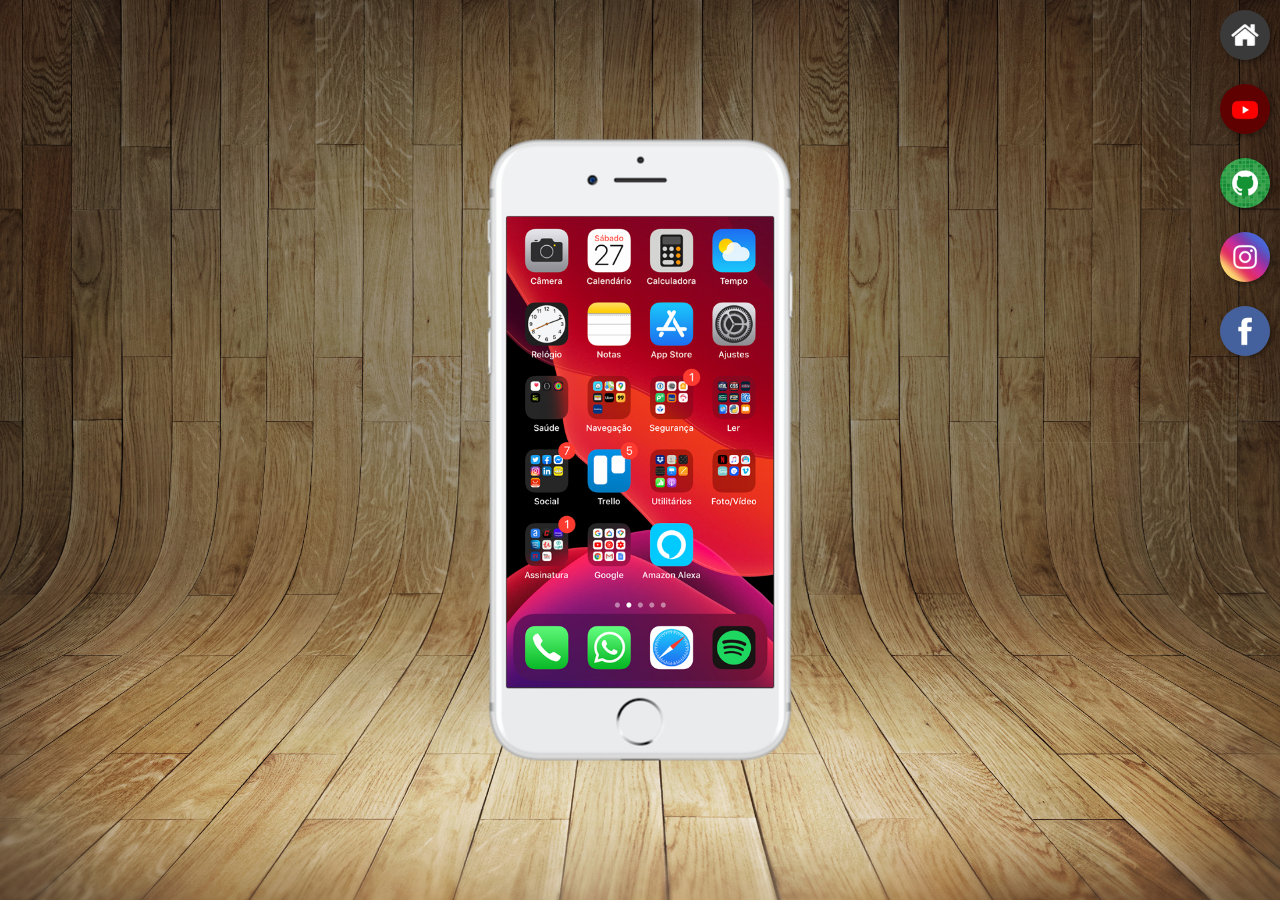
<file: index.html>
<!DOCTYPE html>
<html lang="pt-br">

<head>
  <meta charset="UTF-8">
  <meta name="viewport" content="width=device-width, initial-scale=1.0">
  <title>Projeto de redes sociais</title>
  <link rel="stylesheet" href="estilos/style.css">
  <link rel="shortcut icon" href="favicon.ico" type="image/x-icon">
</head>

<body>
  <main>
    <section id="telefone">
      <iframe name="tela" id="tela" src="home.html" frameborder="0">Seu navegador não é compatível</iframe>

    </section>
    <section id="redes-sociais">
      <a href="home.html" target="tela"><img src="imagens/logo-home.jpg" alt=""></a> <br>
      <a href="youtube.html" target="tela"><img src="imagens/logo-youtube.jpg" alt=""></a> <br>
      <a href="github.html" target="tela"><img src="imagens/logo-github.jpg" alt=""></a> <br>
      <a href="instagram.html" target="tela"><img src="imagens/logo-instagram.jpg" alt=""></a> <br>
      <a href="facebook.html" target="tela"><img src="imagens/logo-facebook.jpg" alt=""></a>



    </section>
  </main>

</body>

</html>
</file>
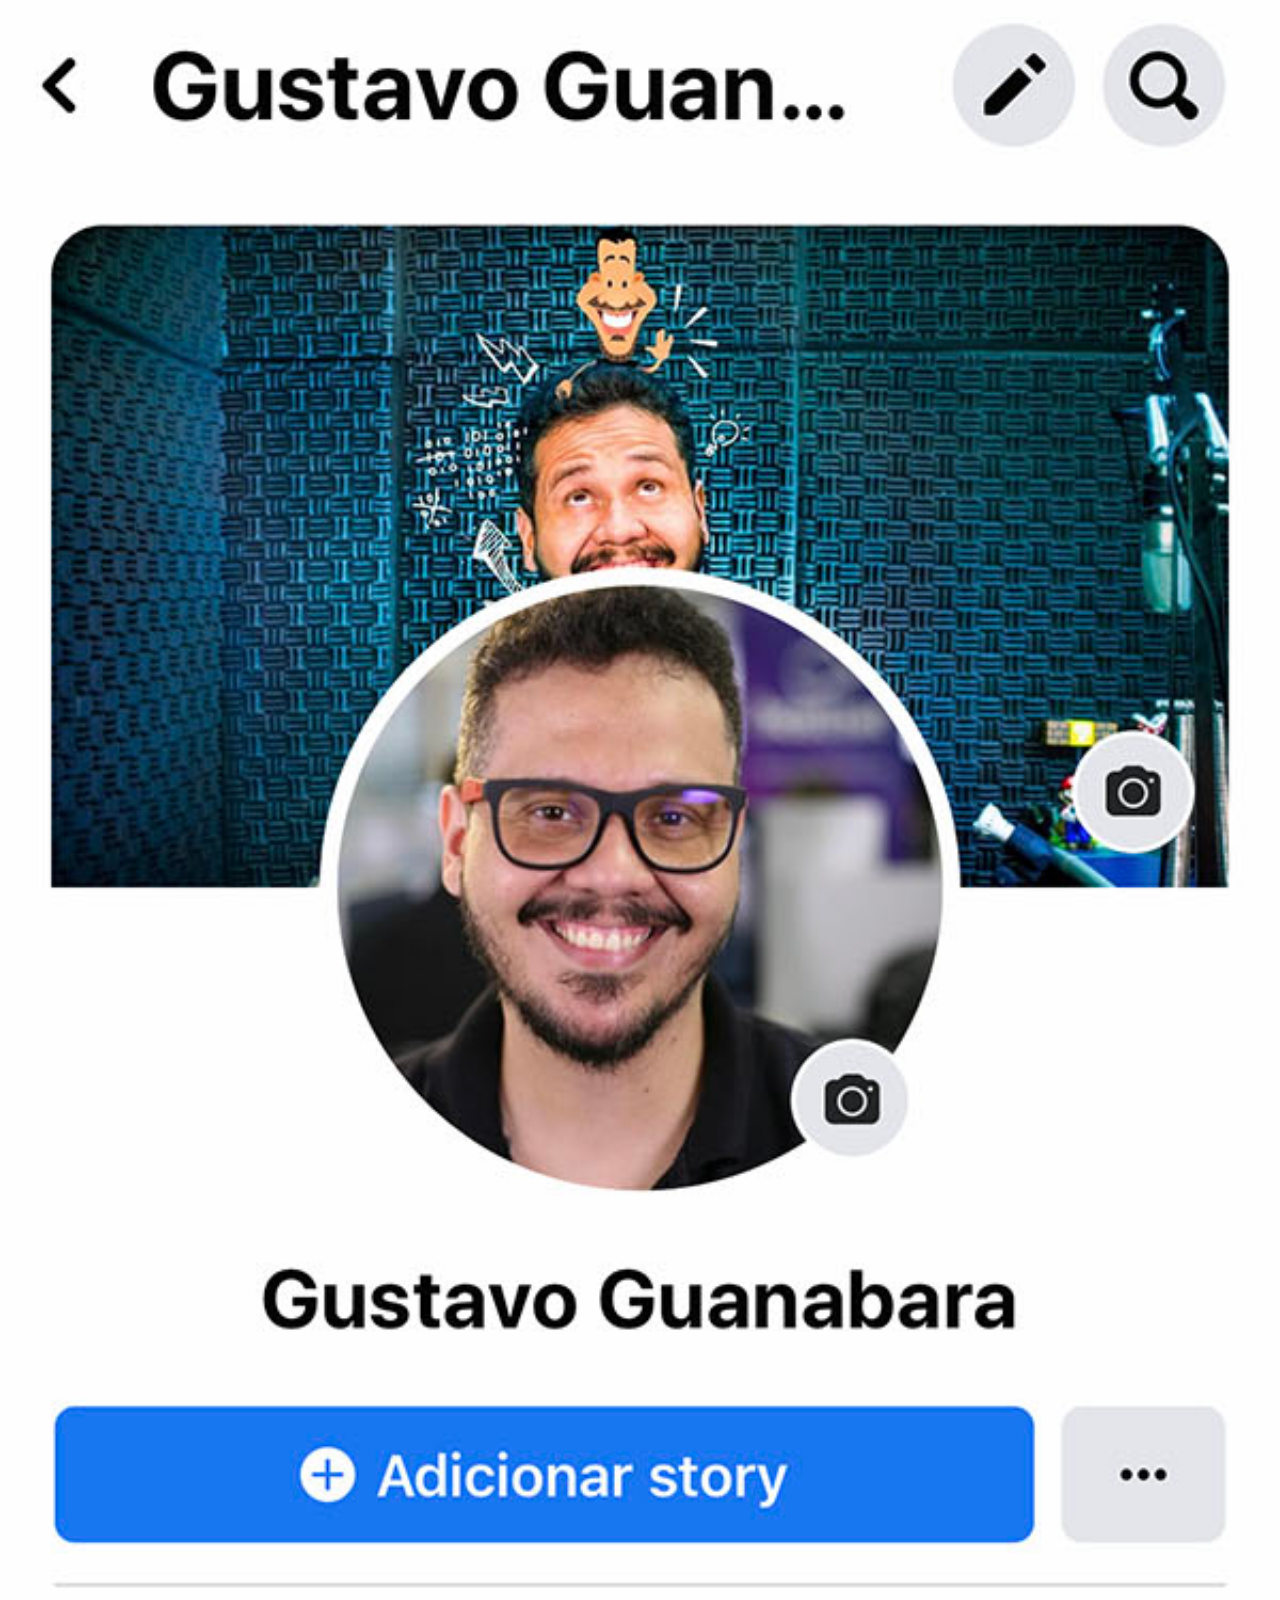
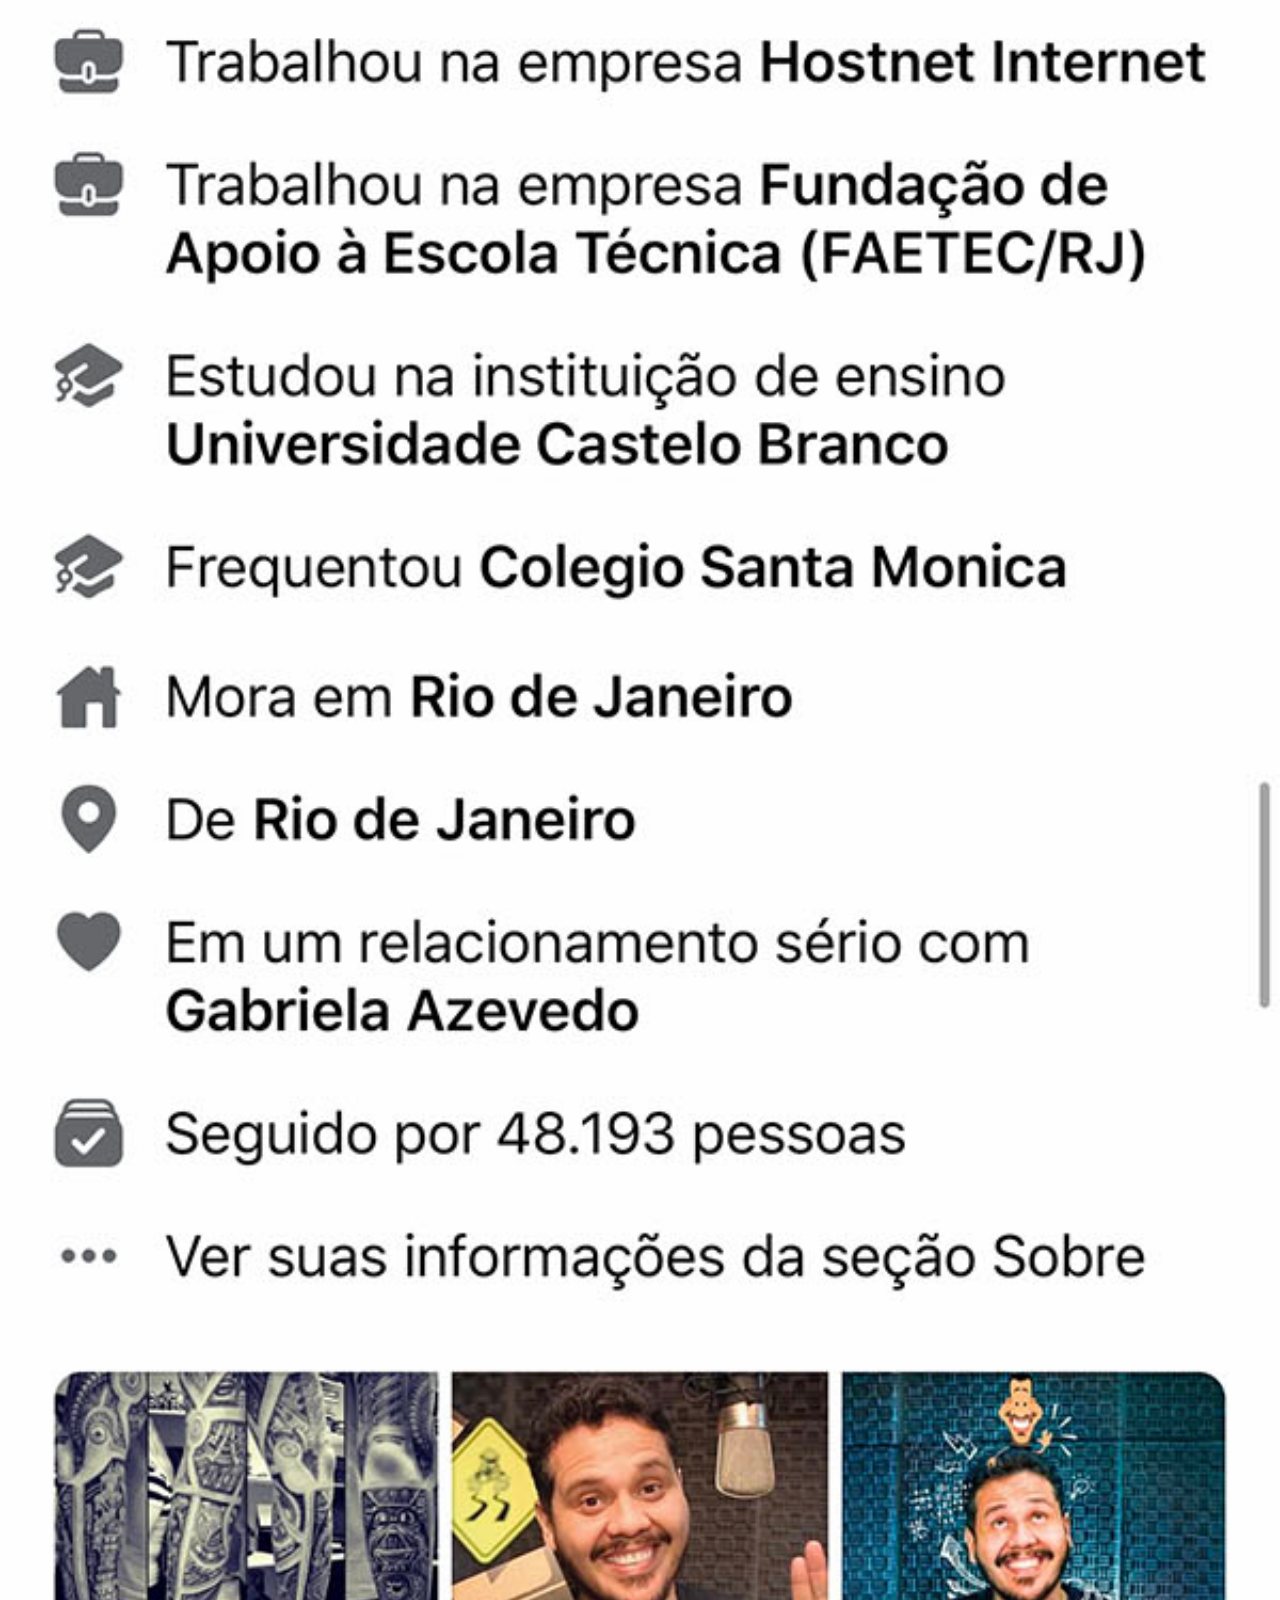
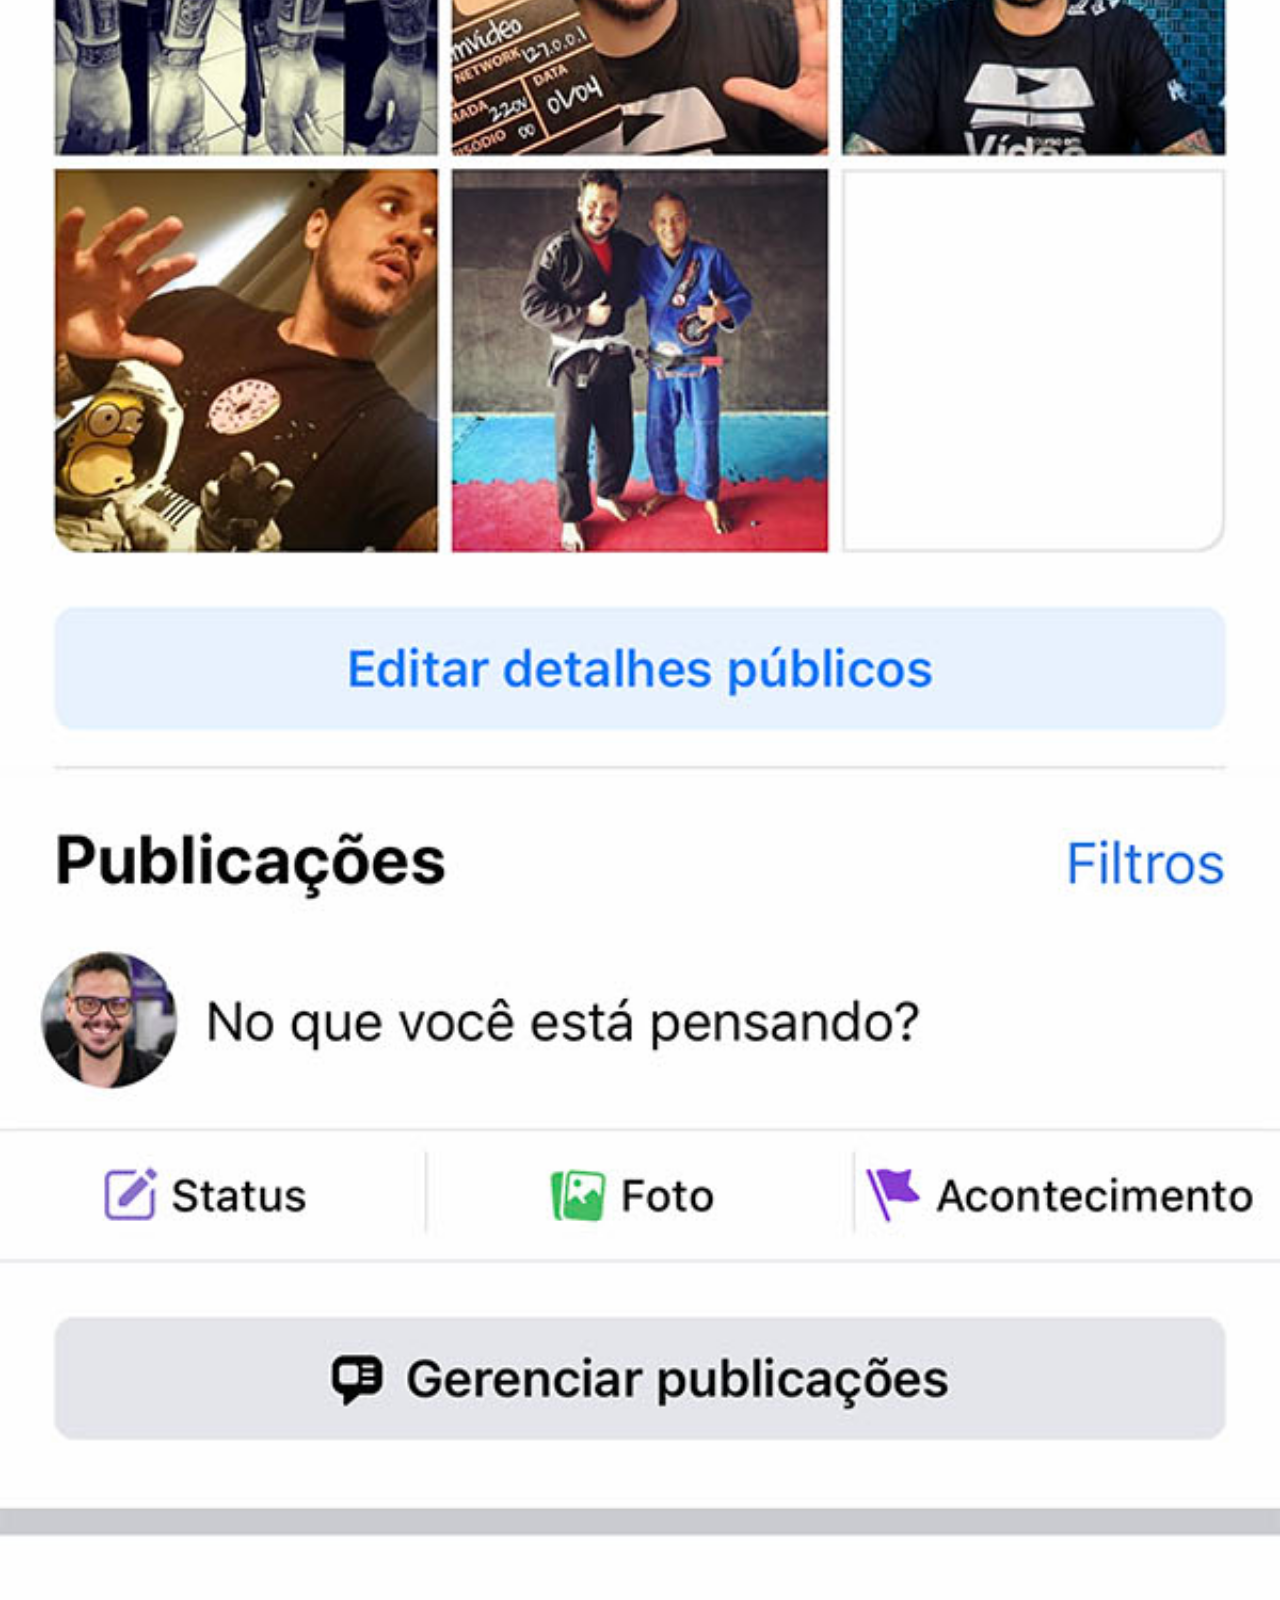
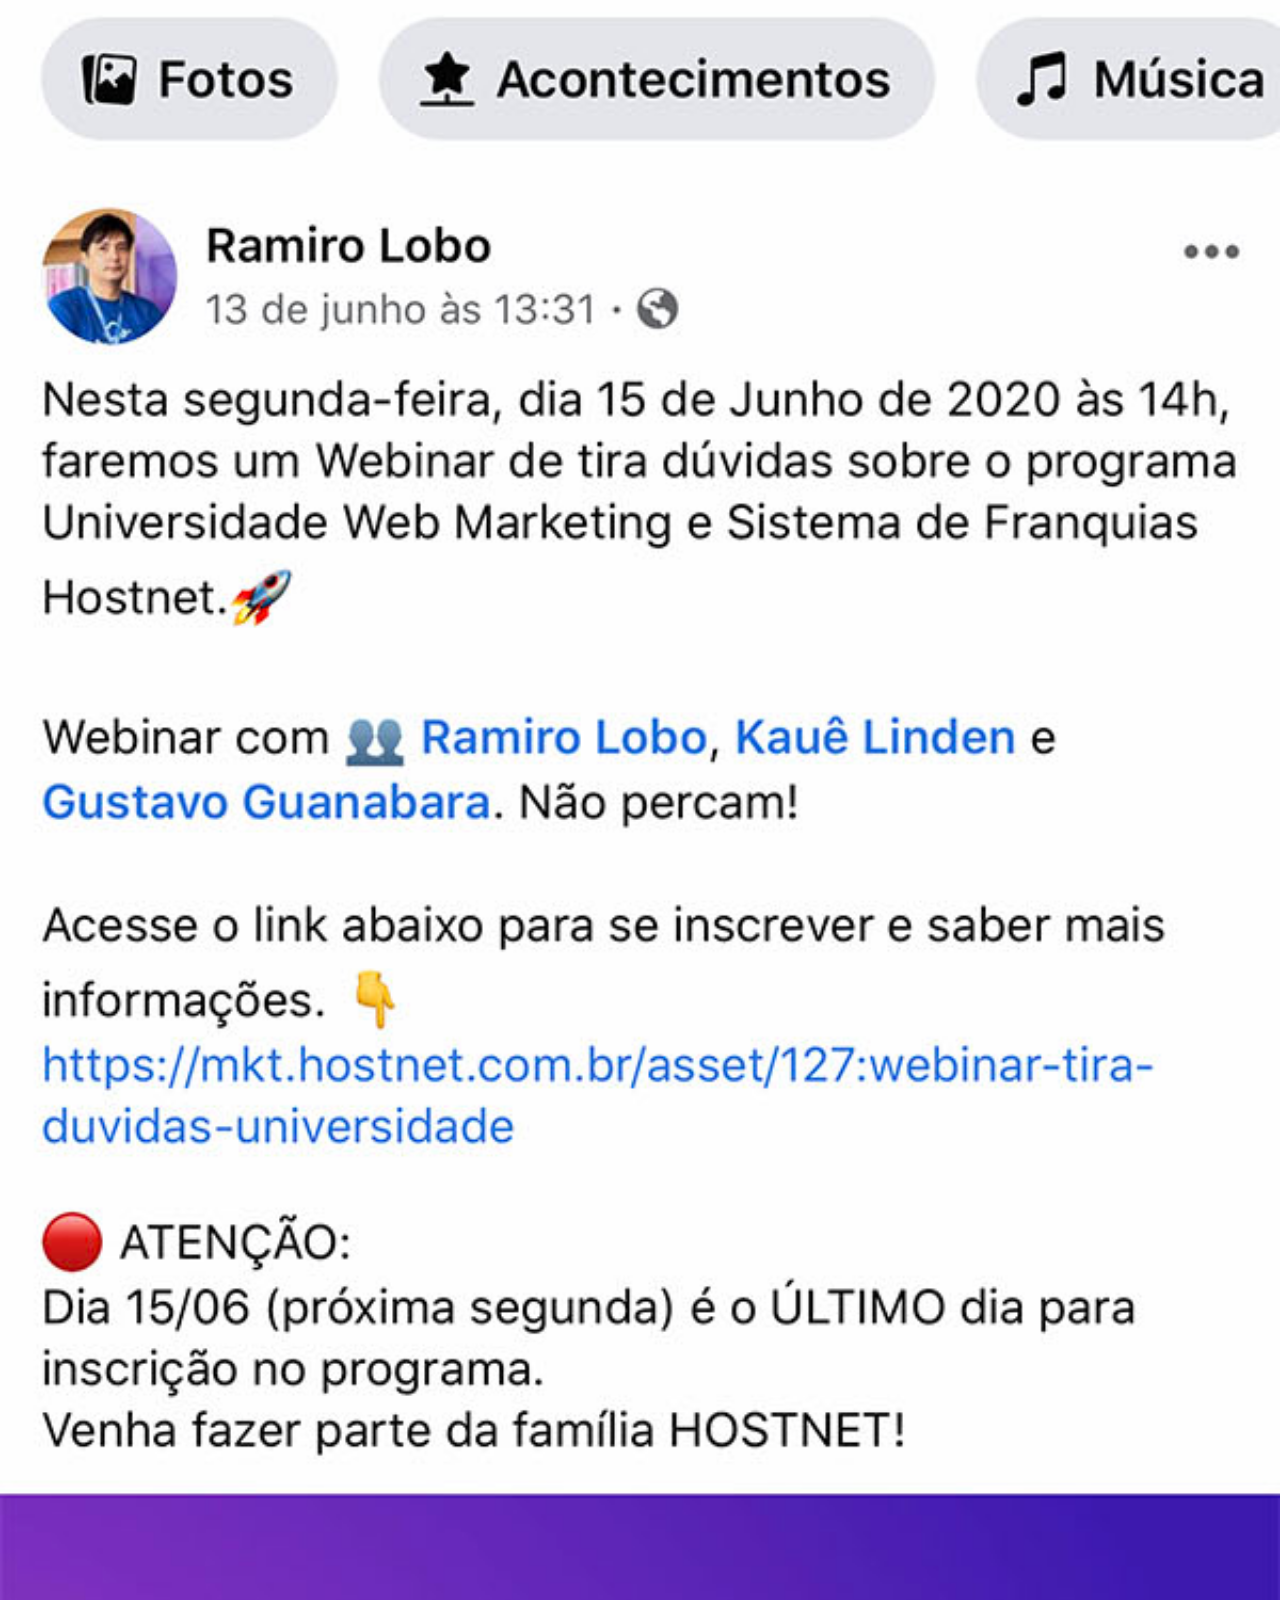
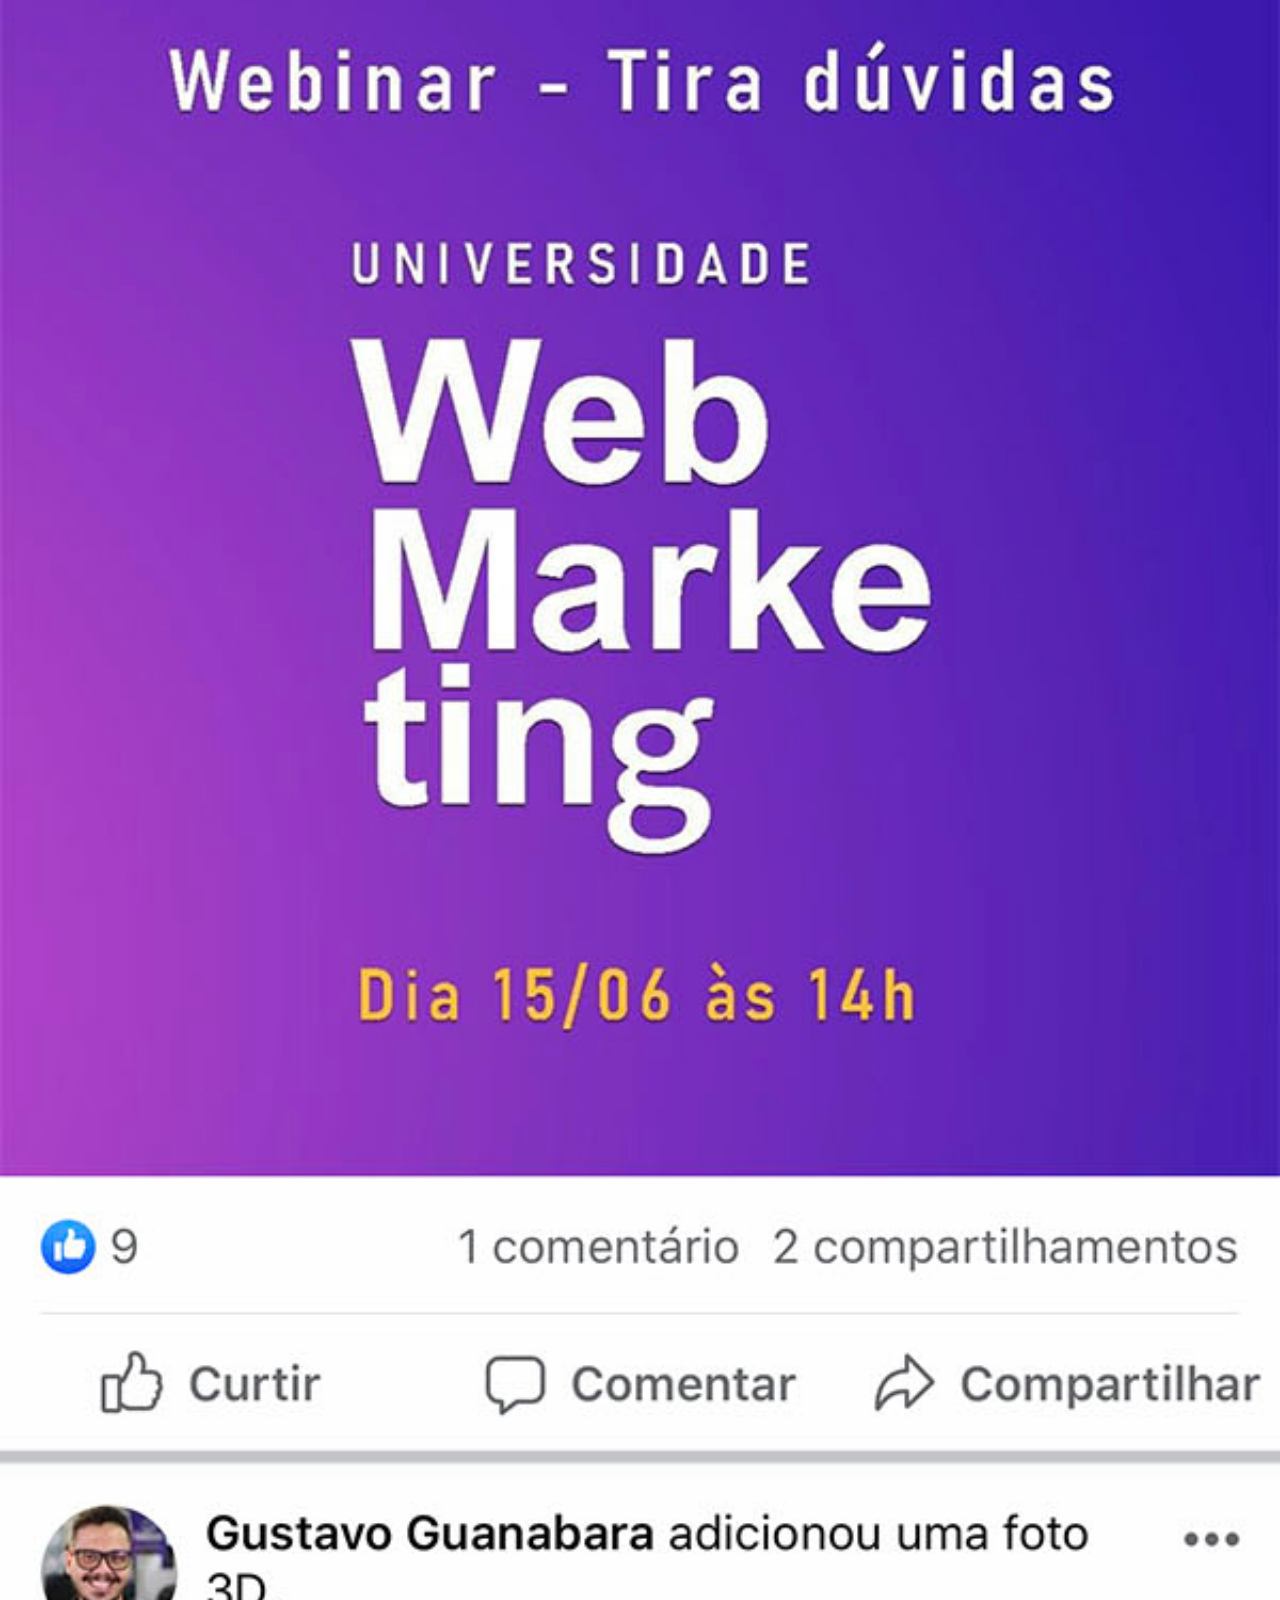
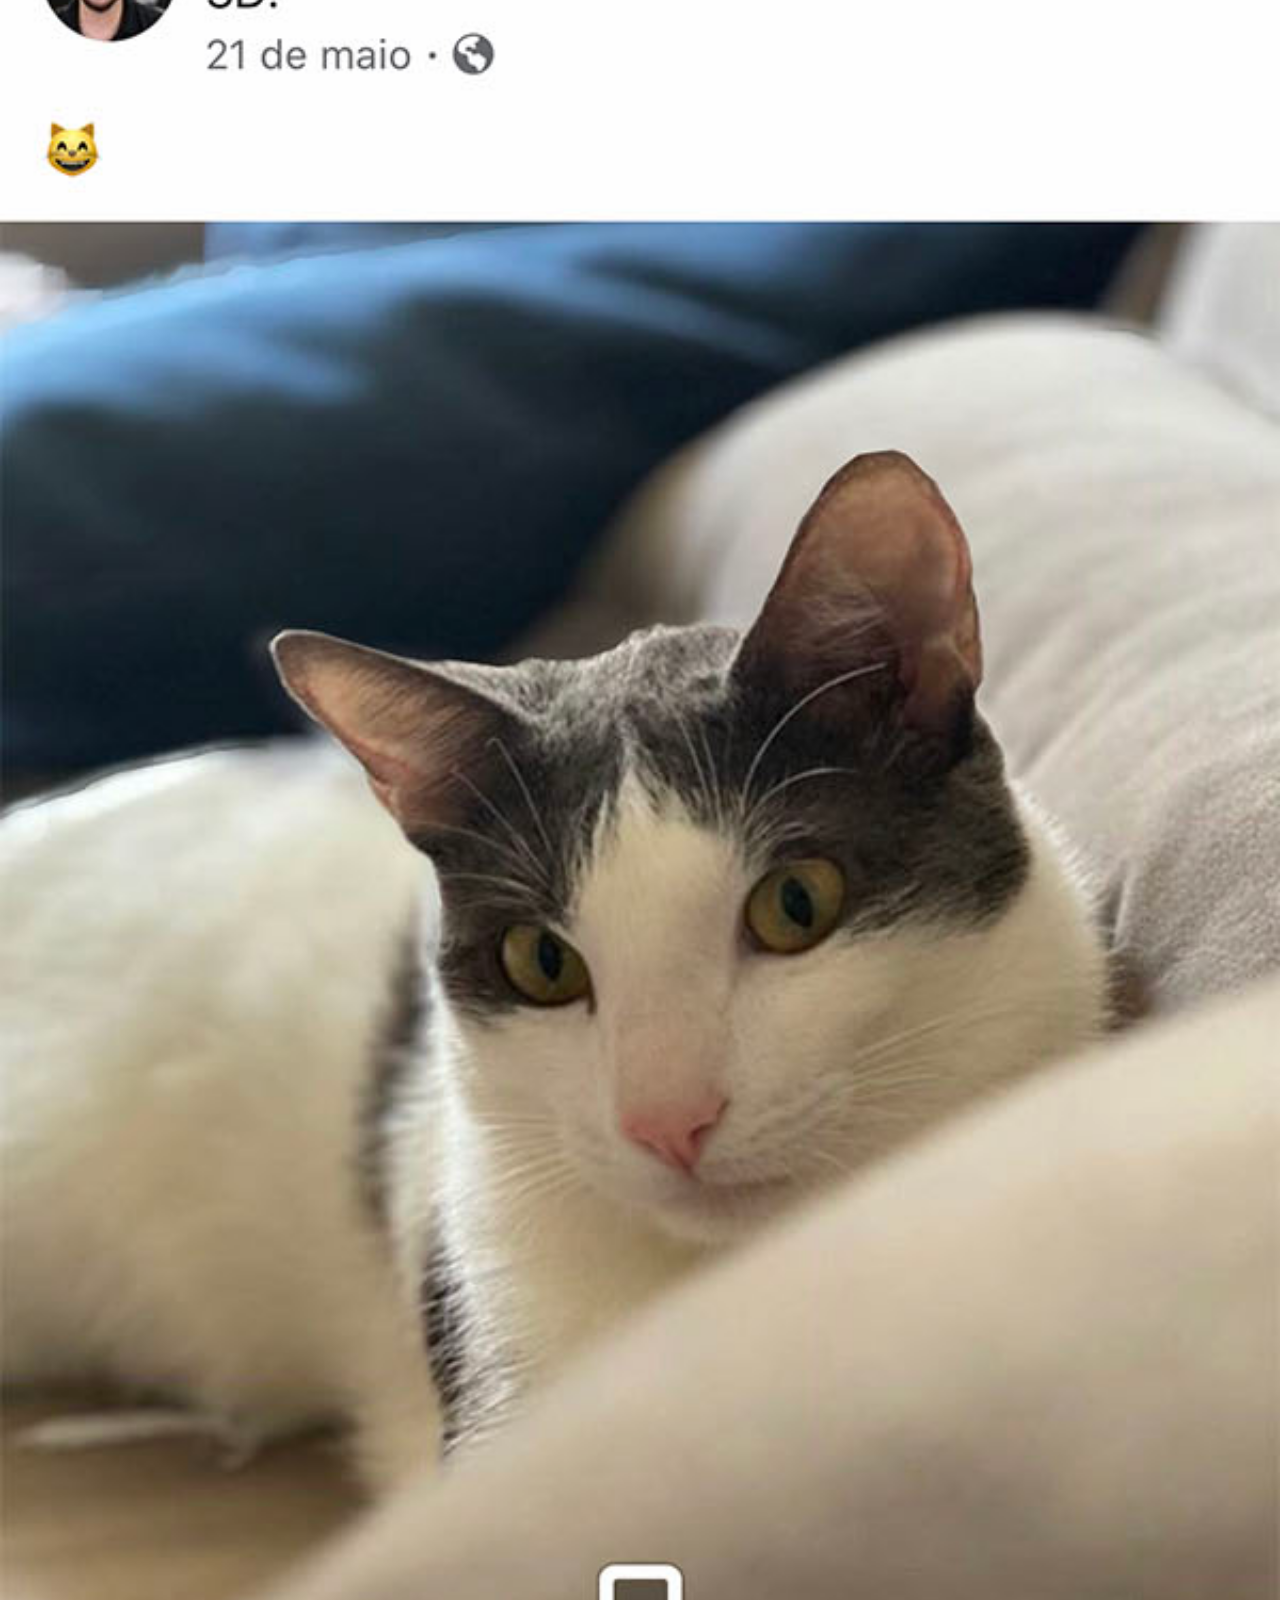
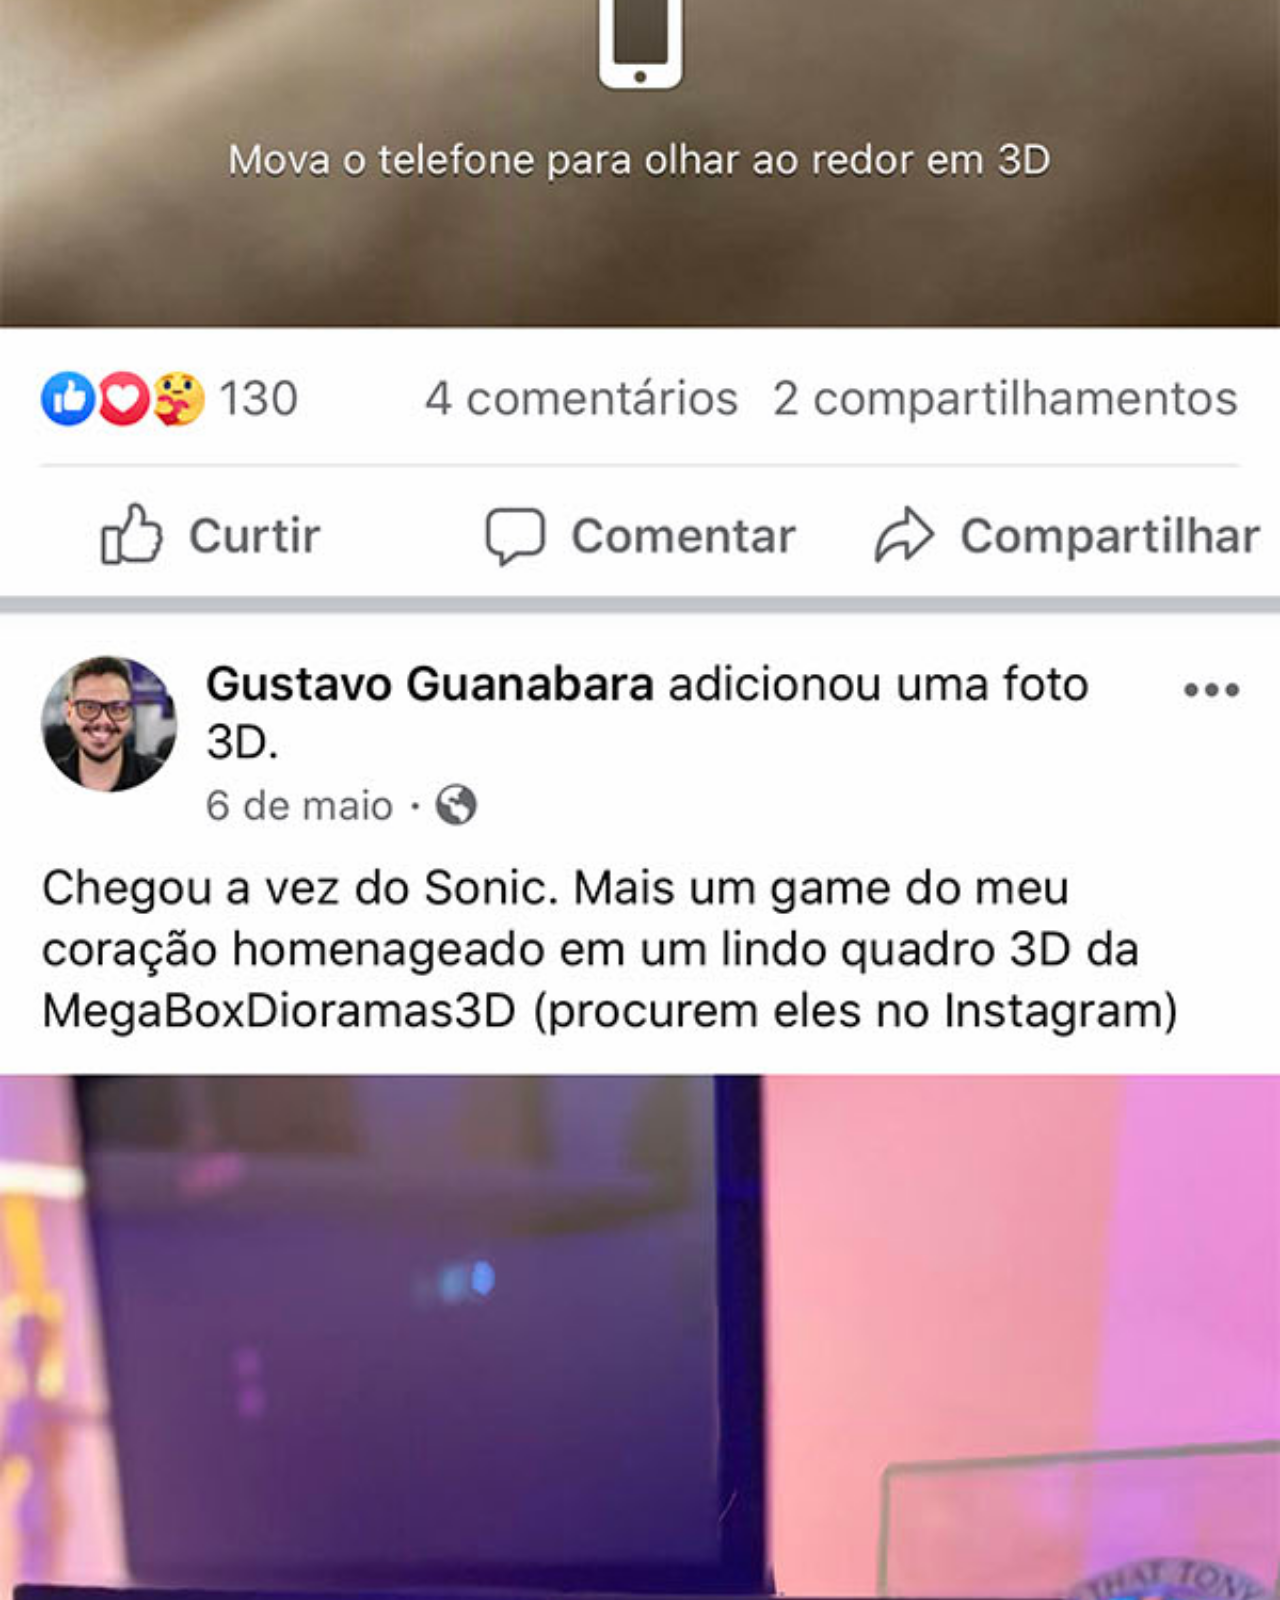
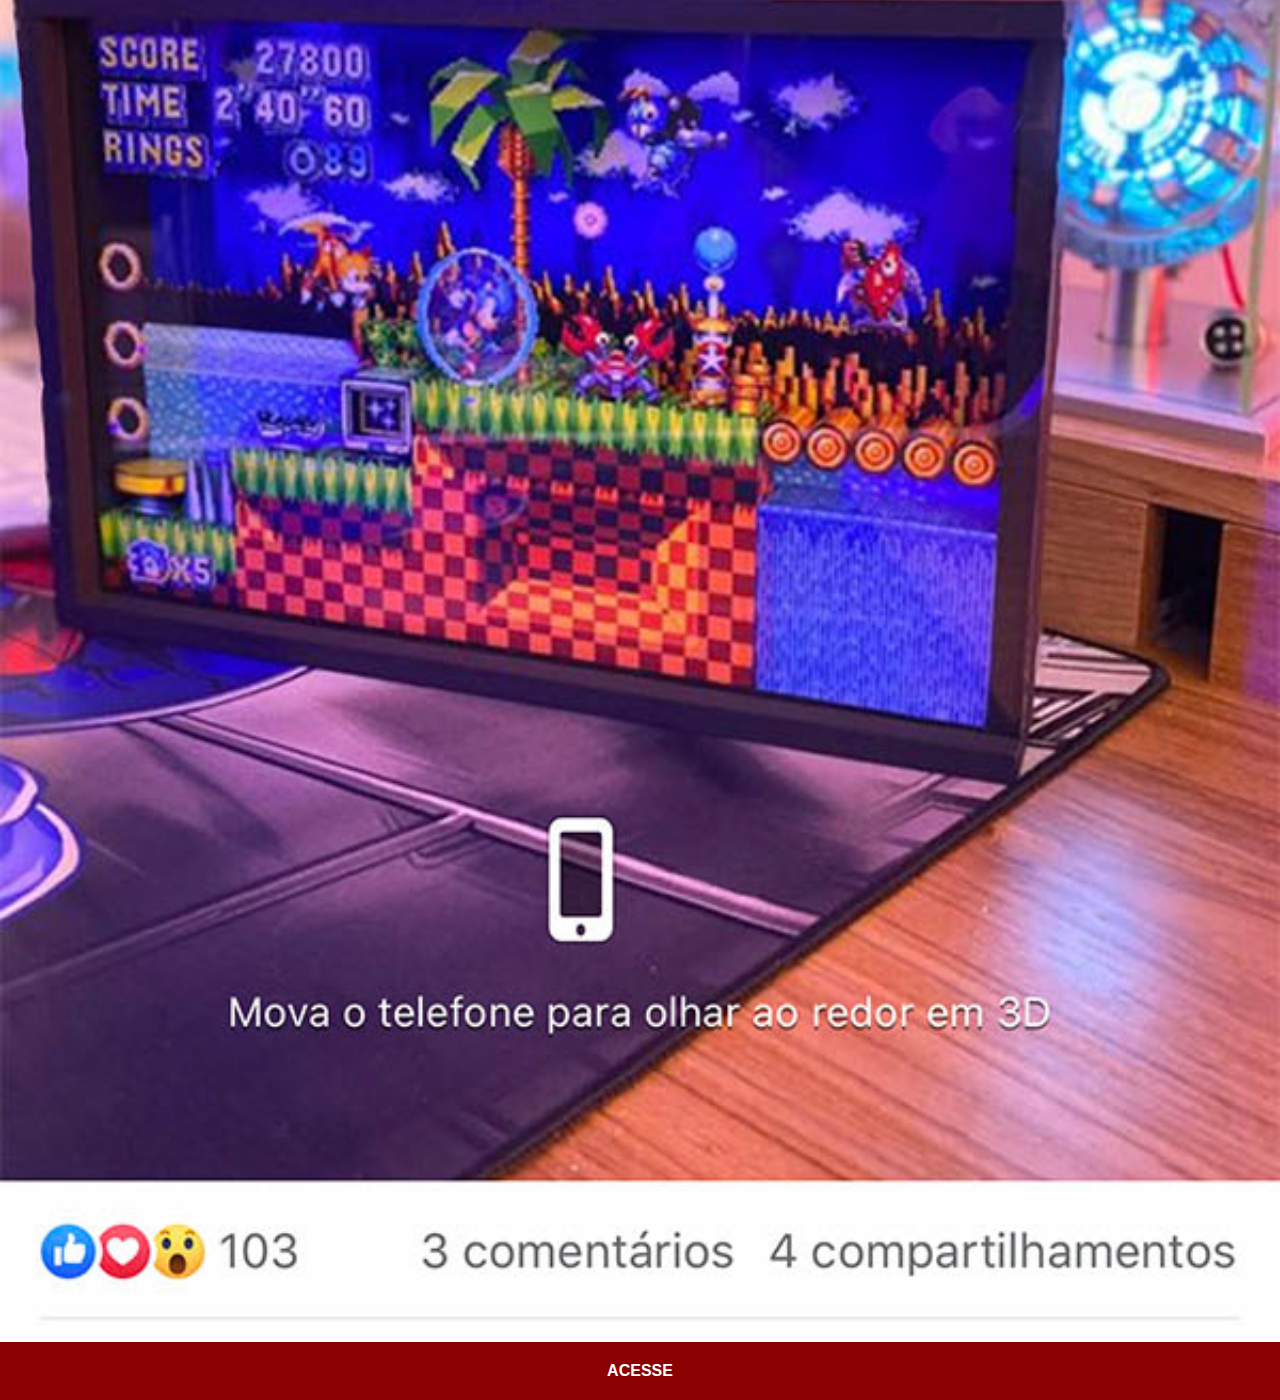
<file: facebook.html>
<!DOCTYPE html>
<html lang="ept-br">

<head>
  <meta charset="UTF-8">
  <meta name="viewport" content="width=device-width, initial-scale=1.0">
  <title>Facebook</title>
  <link rel="stylesheet" href="estilos/social.css">
</head>

<body>
  <img src="imagens/tela-facebook.jpg" alt="facebook">
  <a href="https://www.facebook.com/gustavoguanabara">ACESSE</a>

</body>

</html>
</file>
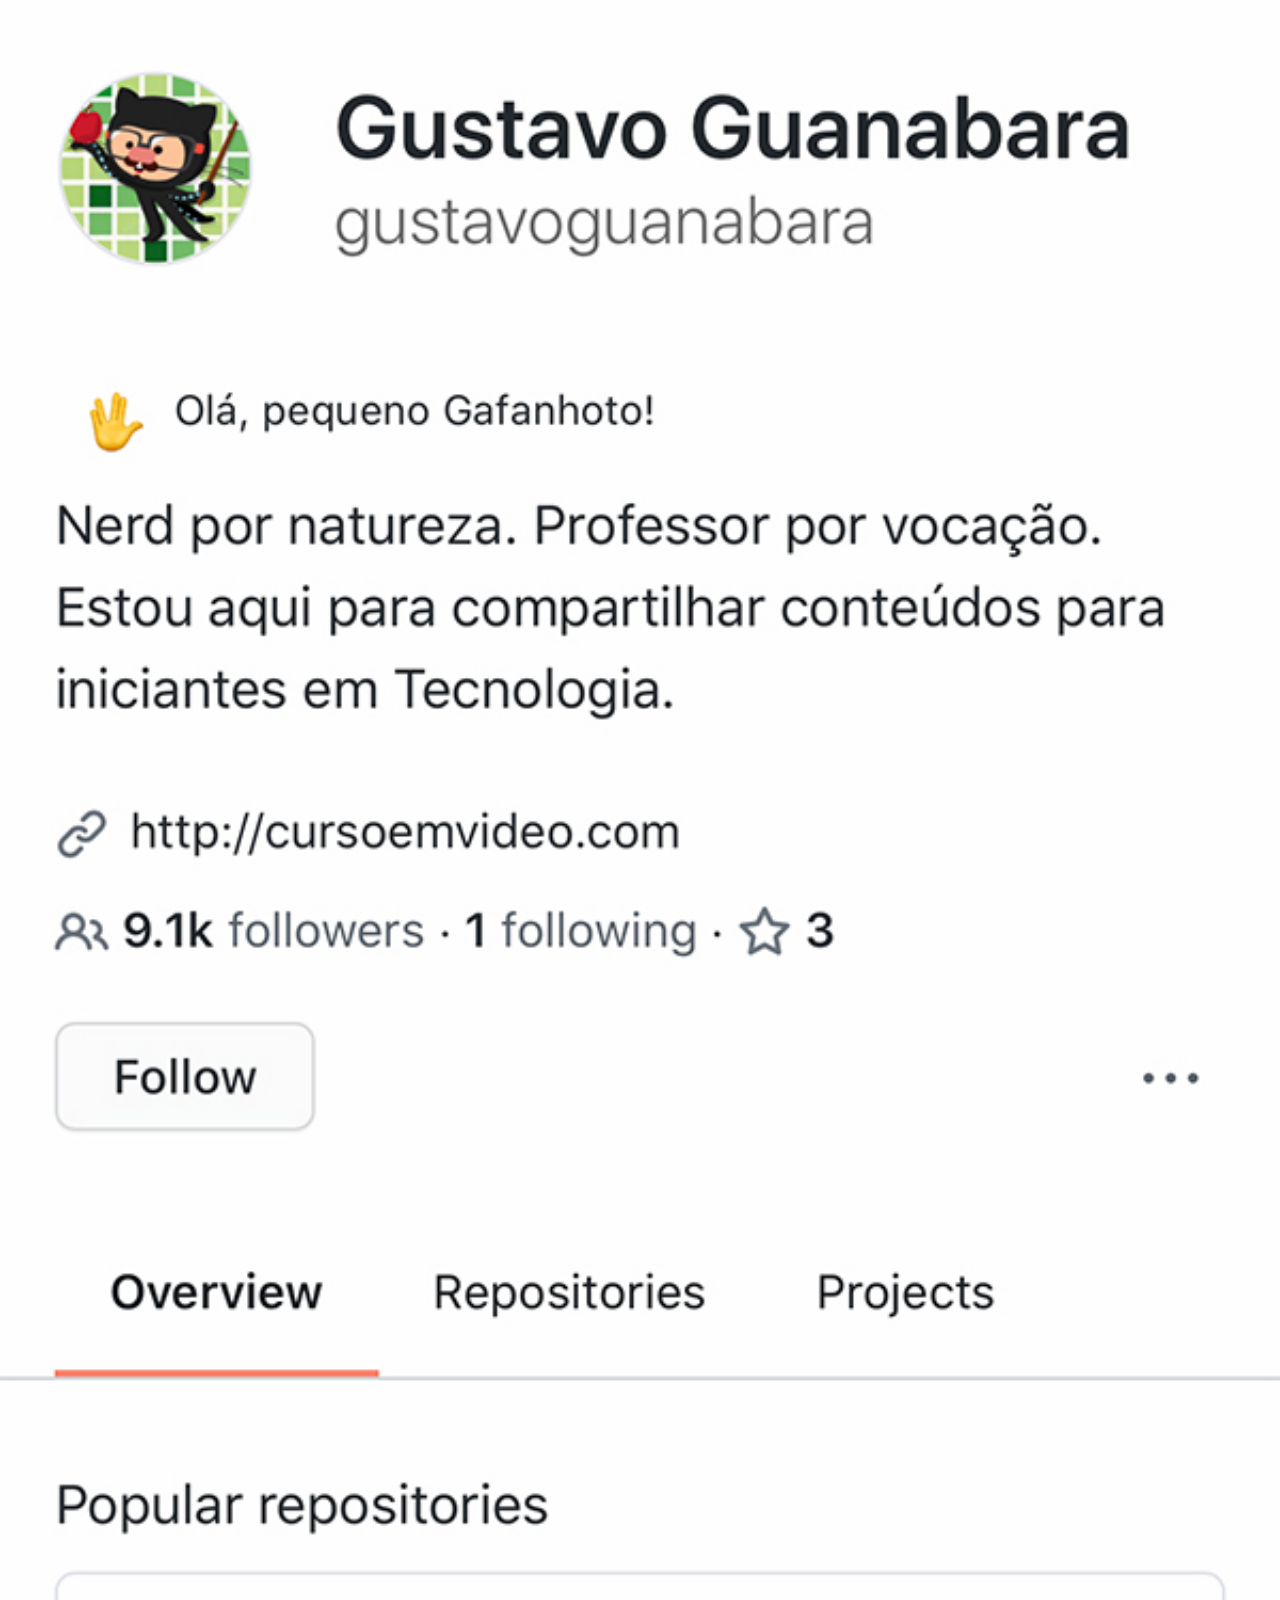
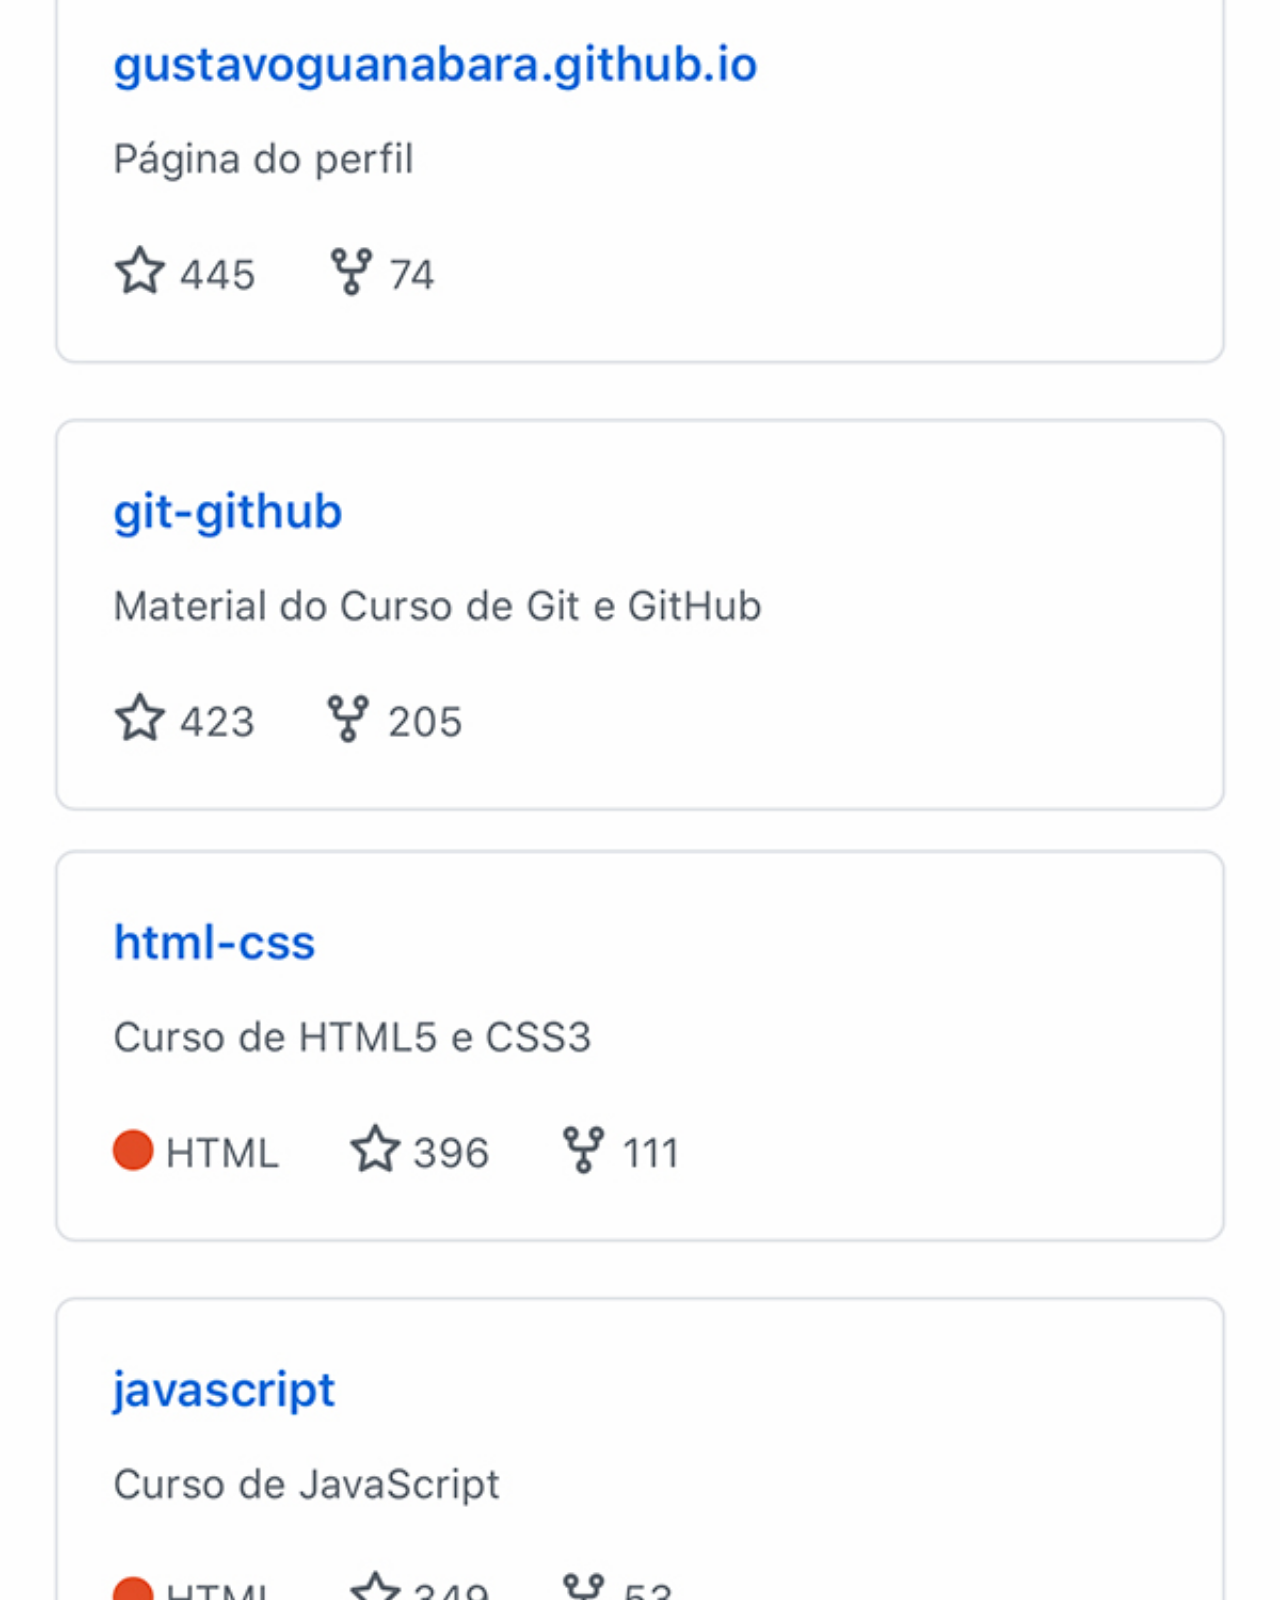
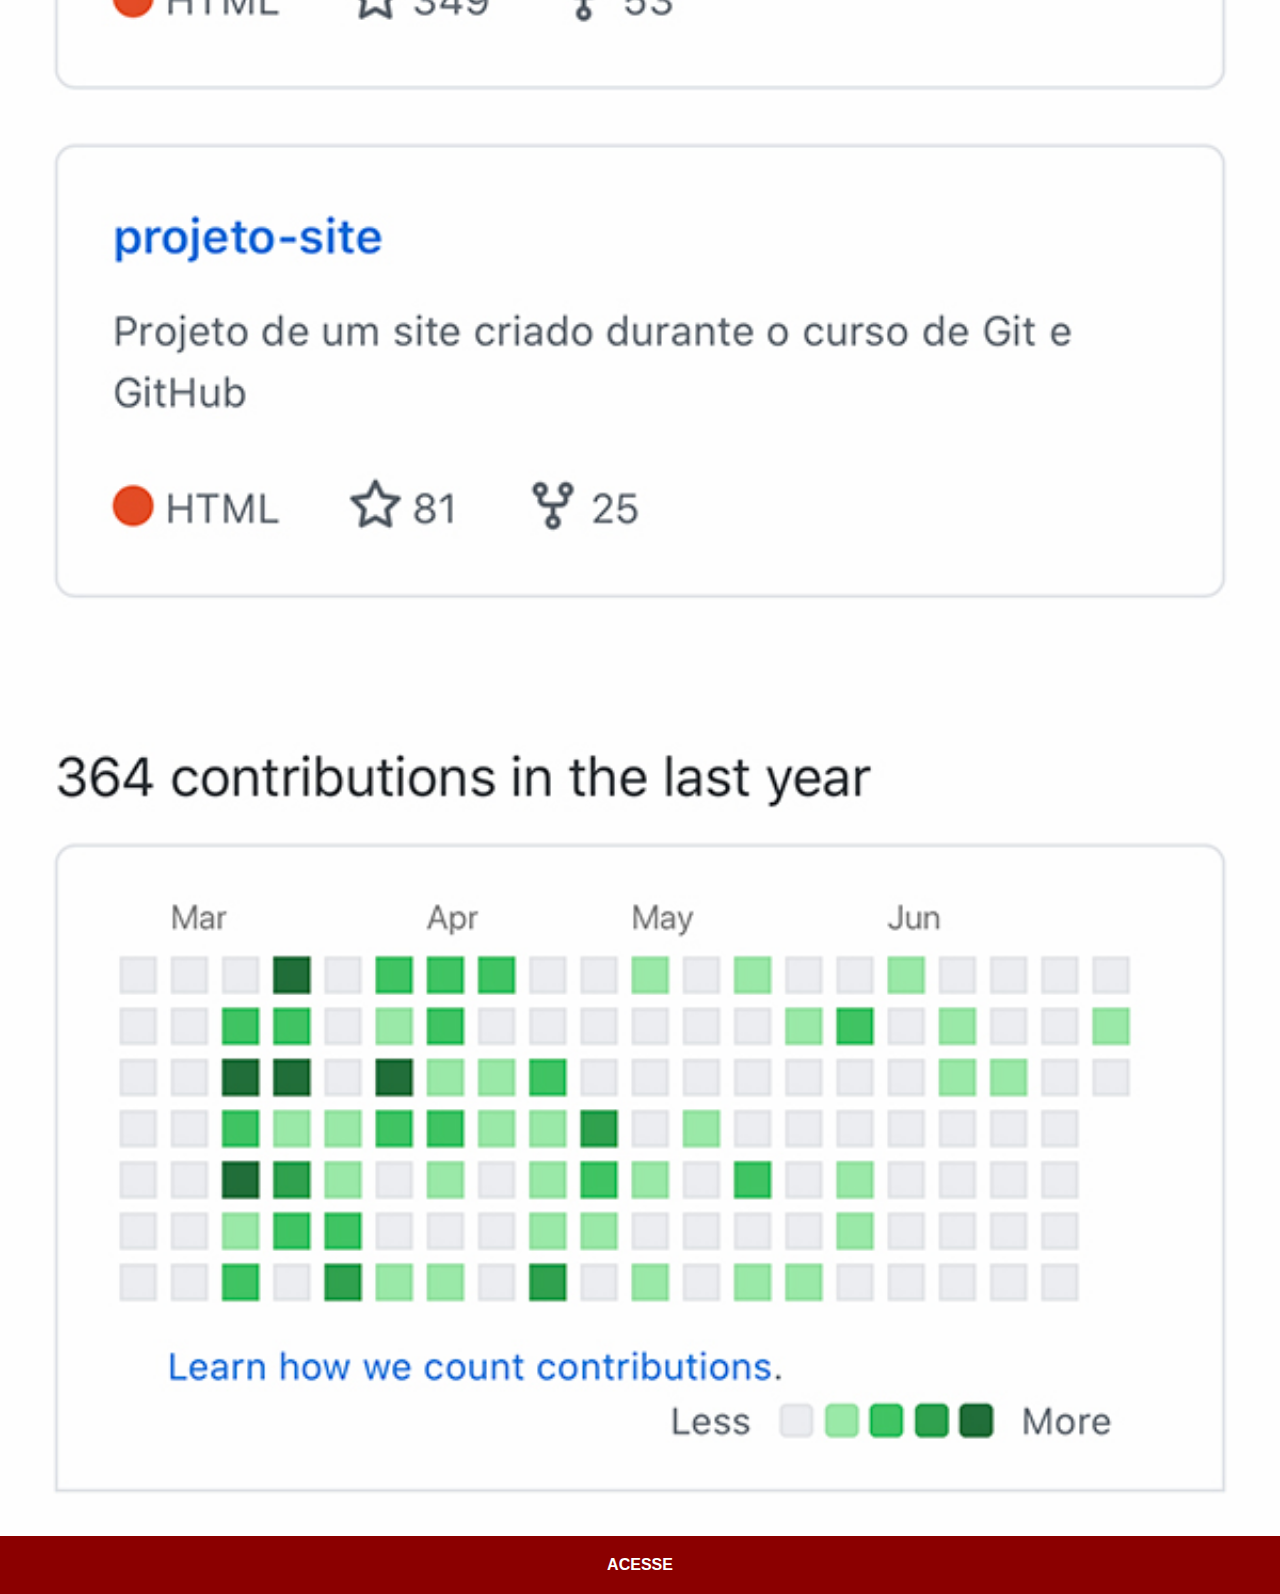
<file: github.html>
<!DOCTYPE html>
<html lang="pt-br">

<head>
  <meta charset="UTF-8">
  <meta name="viewport" content="width=device-width, initial-scale=1.0">
  <title>Github</title>
  <link rel="stylesheet" href="estilos/social.css">
</head>

<body>
  <img src="imagens/tela-github.jpg" alt="">
  <a href="https://github.com/gustavoguanabara/" target="_blank">ACESSE</a>

</body>

</html>
</file>
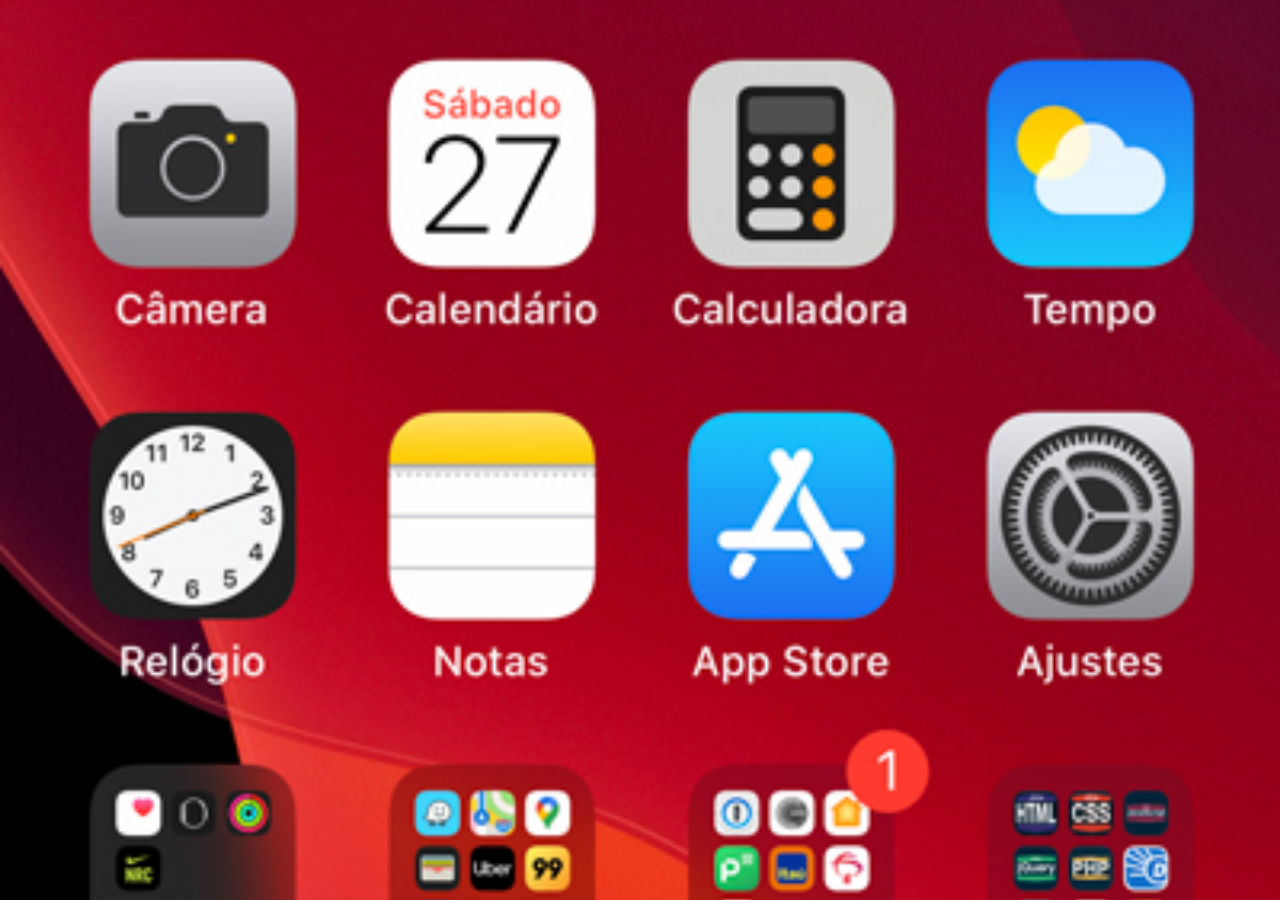
<file: home.html>
<!DOCTYPE html>
<html lang="pt-br">

<head>
  <meta charset="UTF-8">
  <meta name="viewport" content="width=device-width, initial-scale=1.0">
  <title>Conteudo</title>
  <style>
    * {
      margin: 0px;
      padding: 0px;
    }

    body {
      width: 100vw;
      height: 100vh;
      background: black url(imagens/tela-home.jpg) no-repeat top center;
      background-size: cover;
    }
  </style>
</head>

<body>

</body>

</html>
</file>
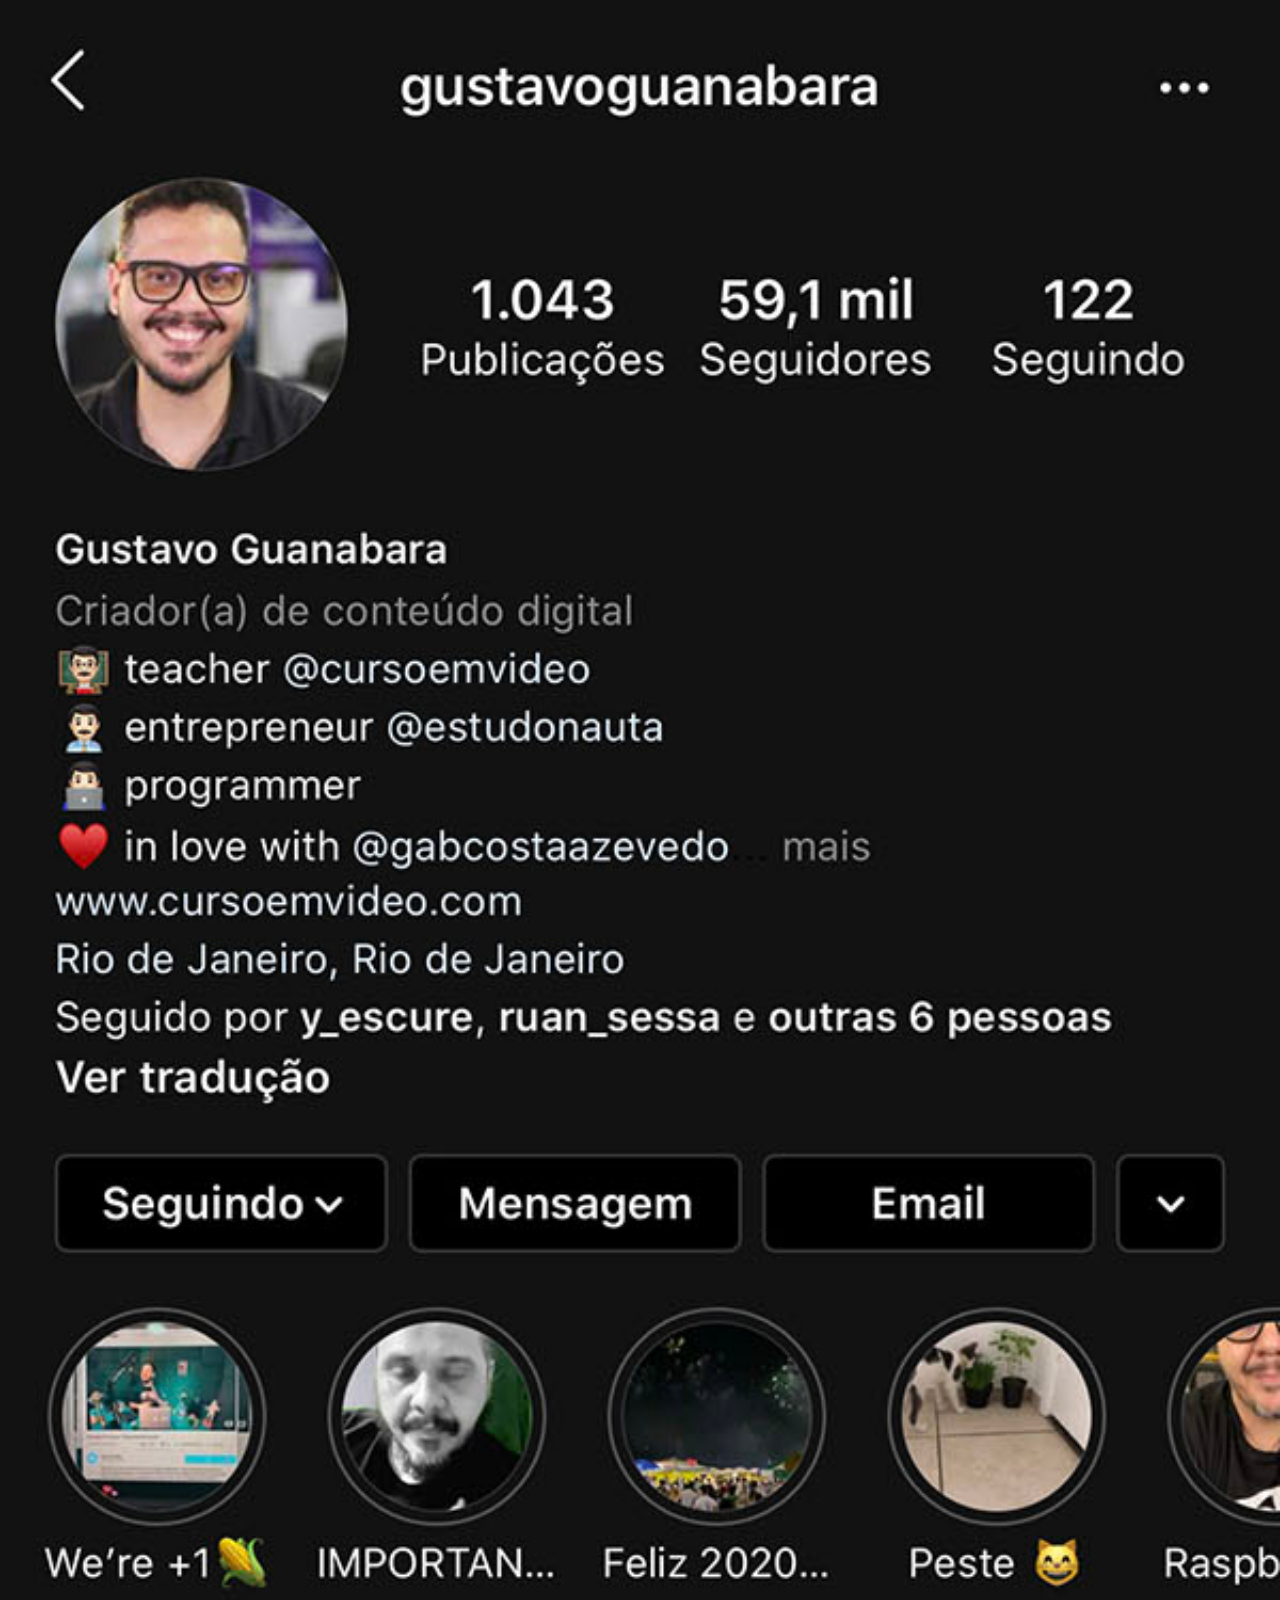
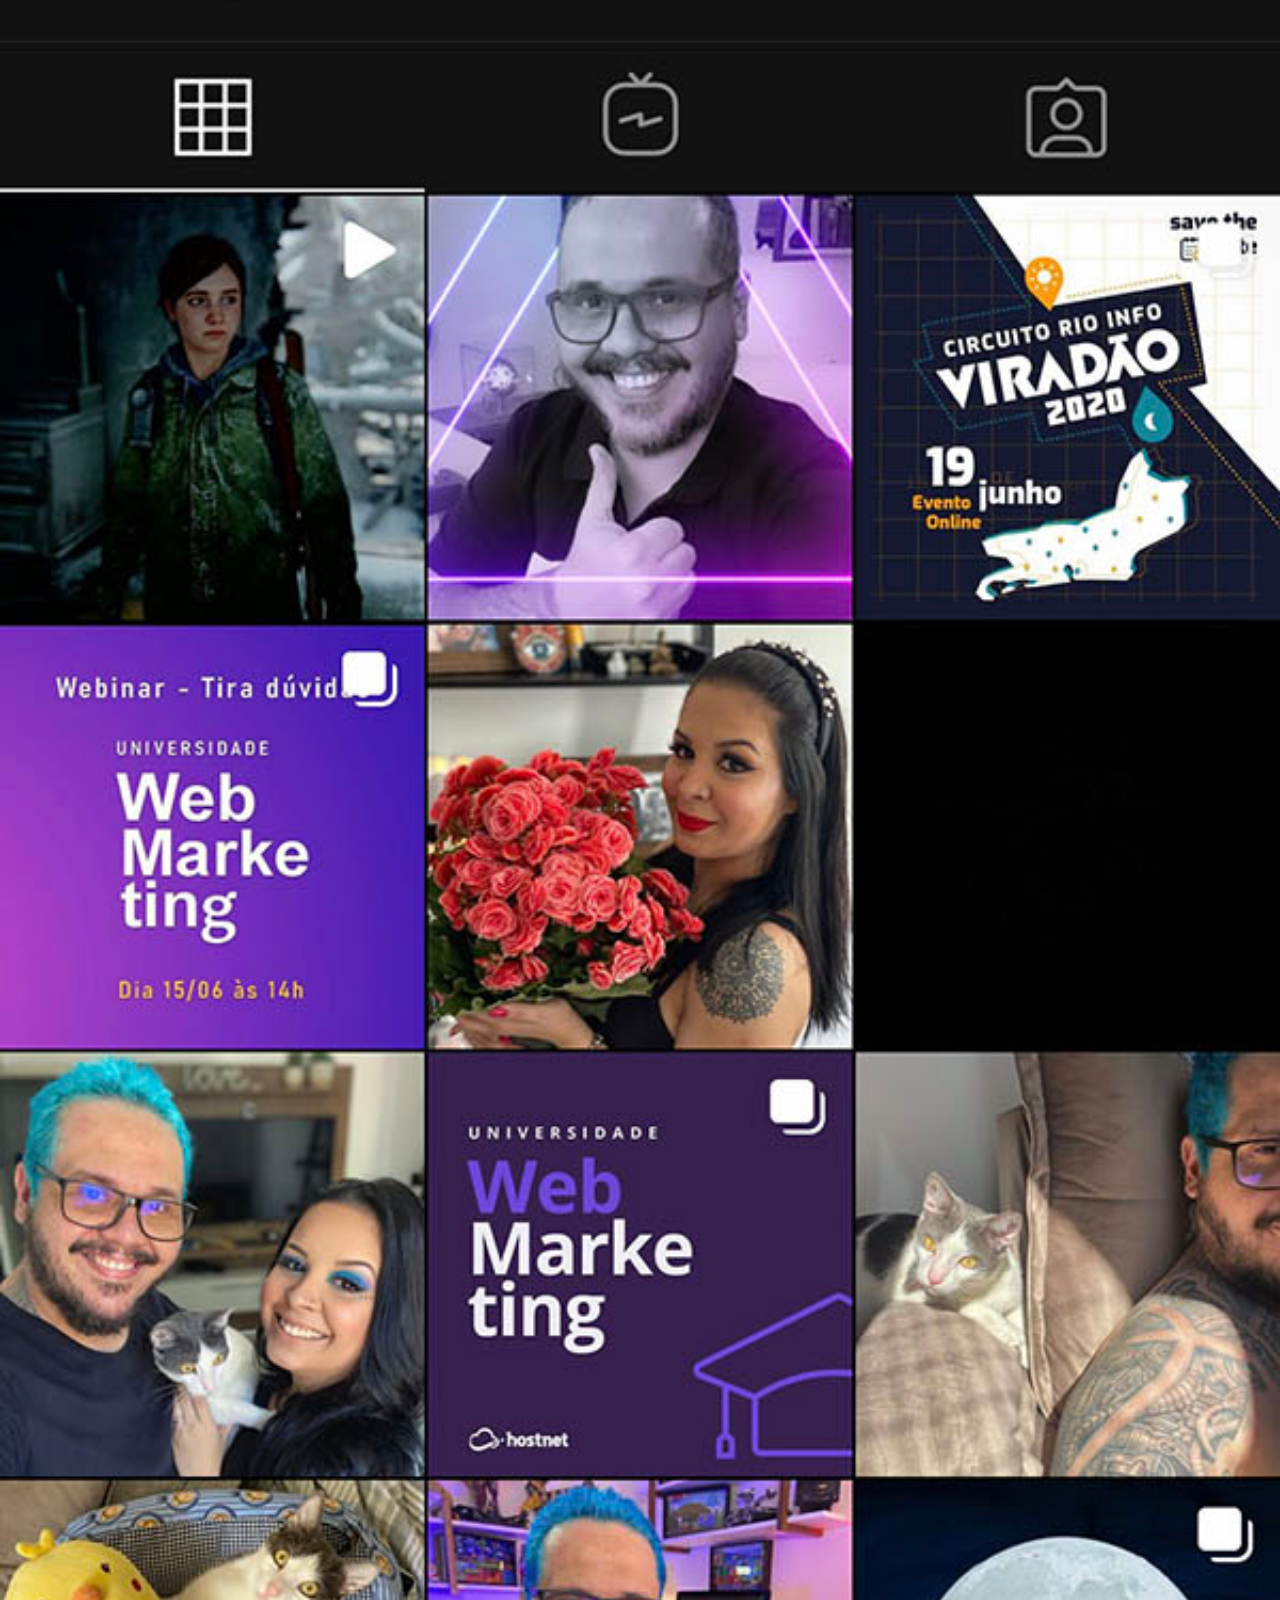
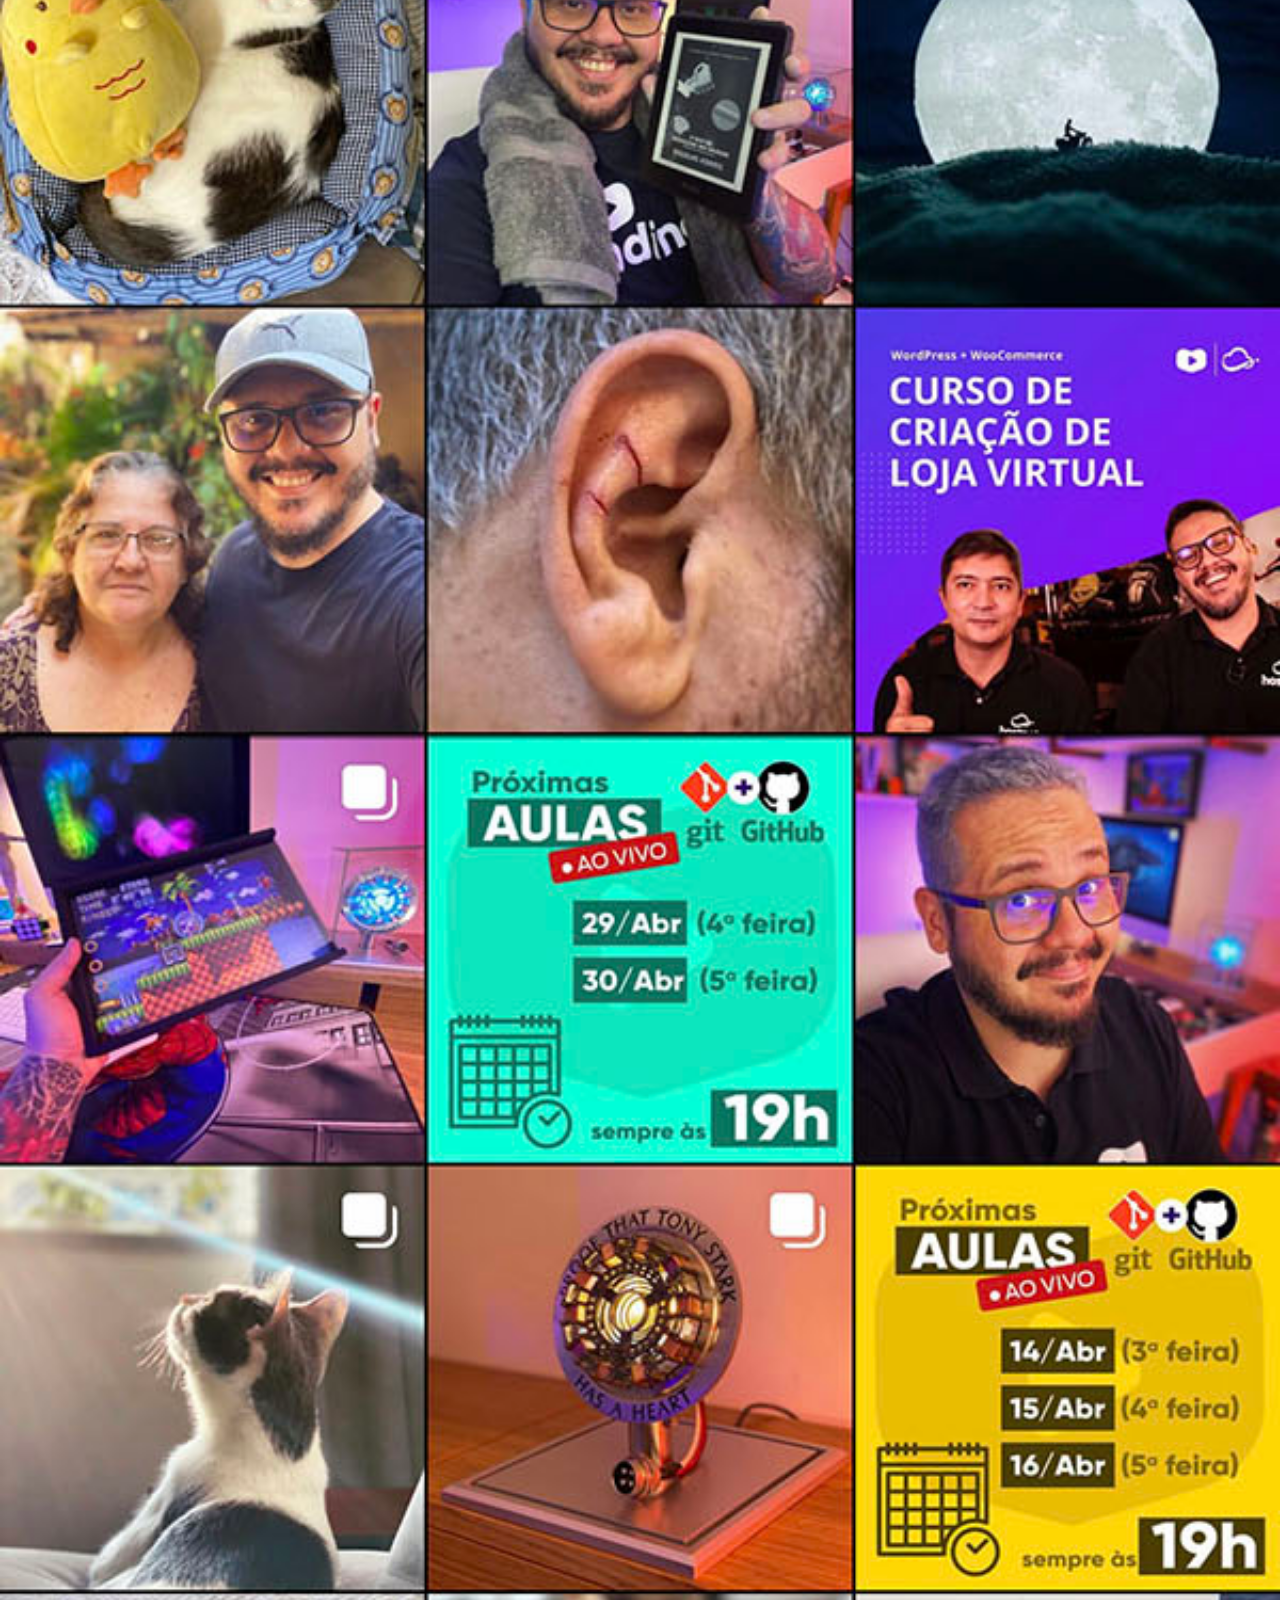
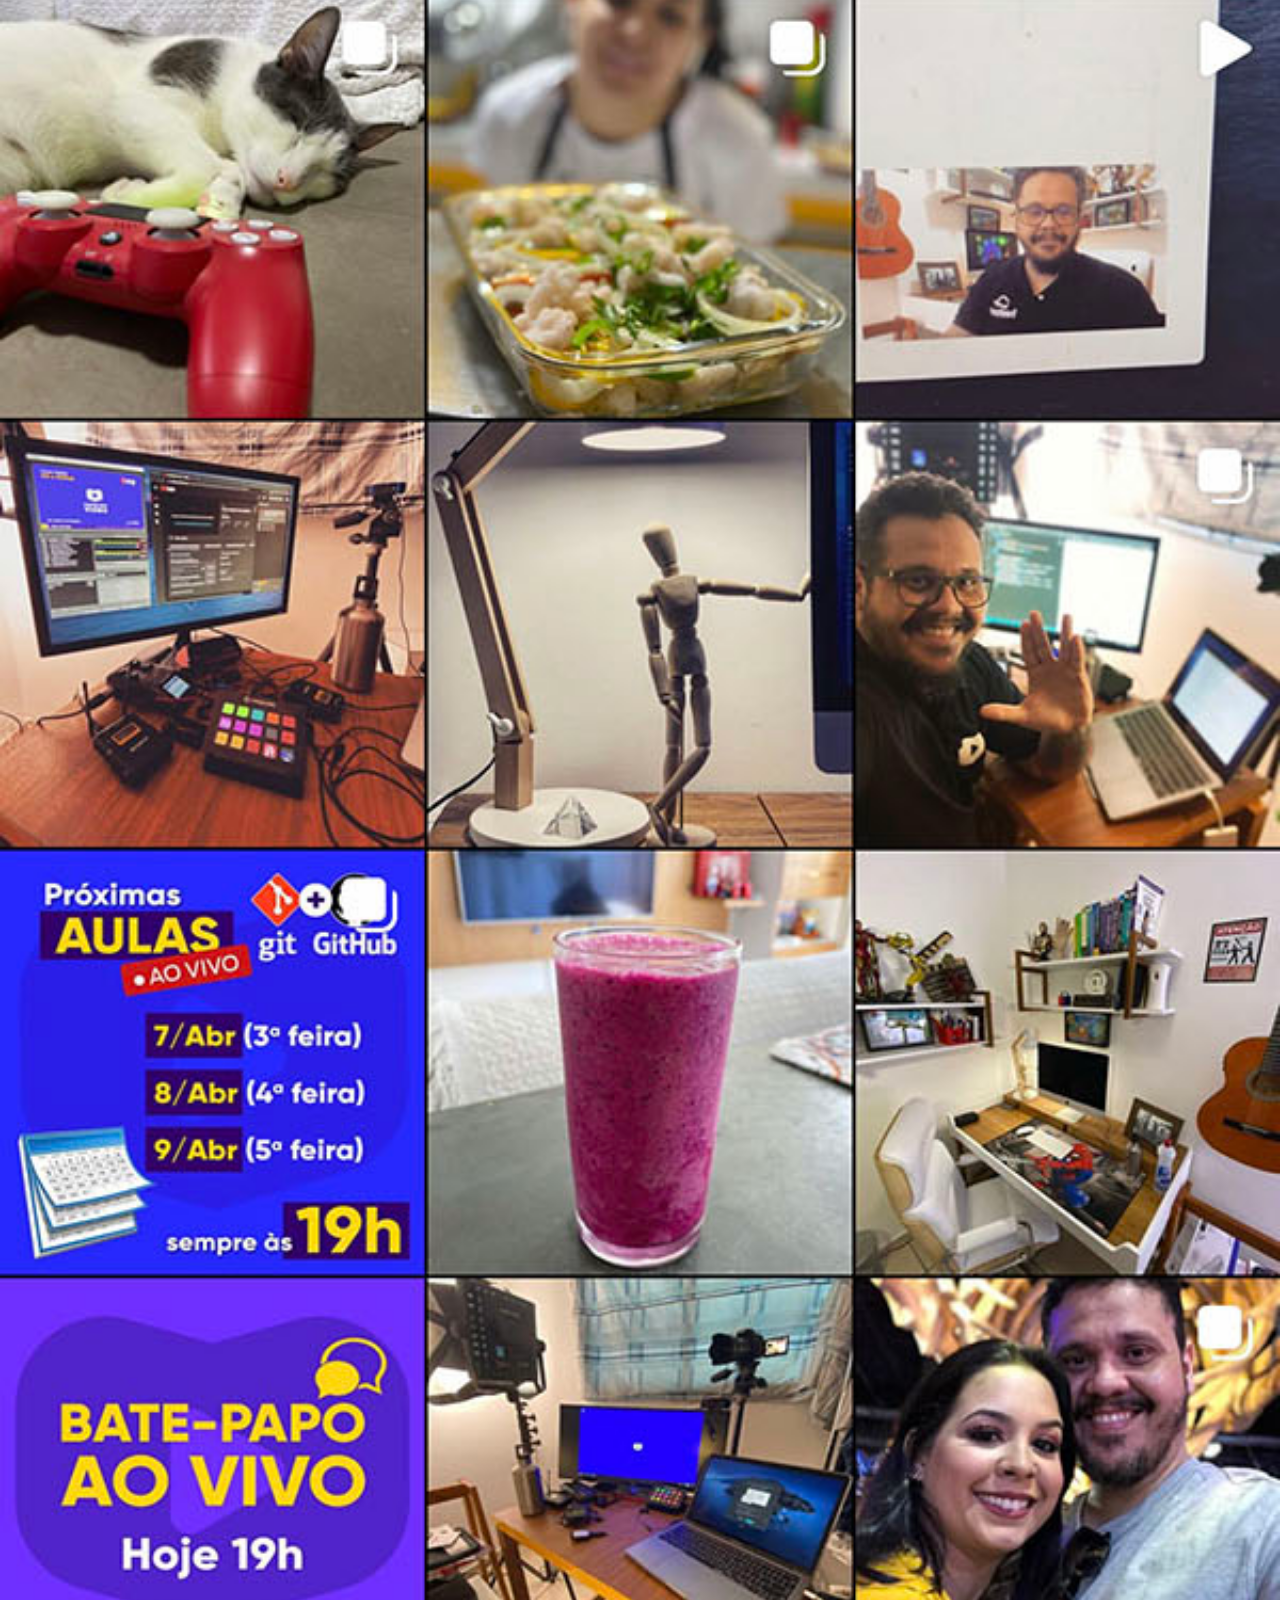
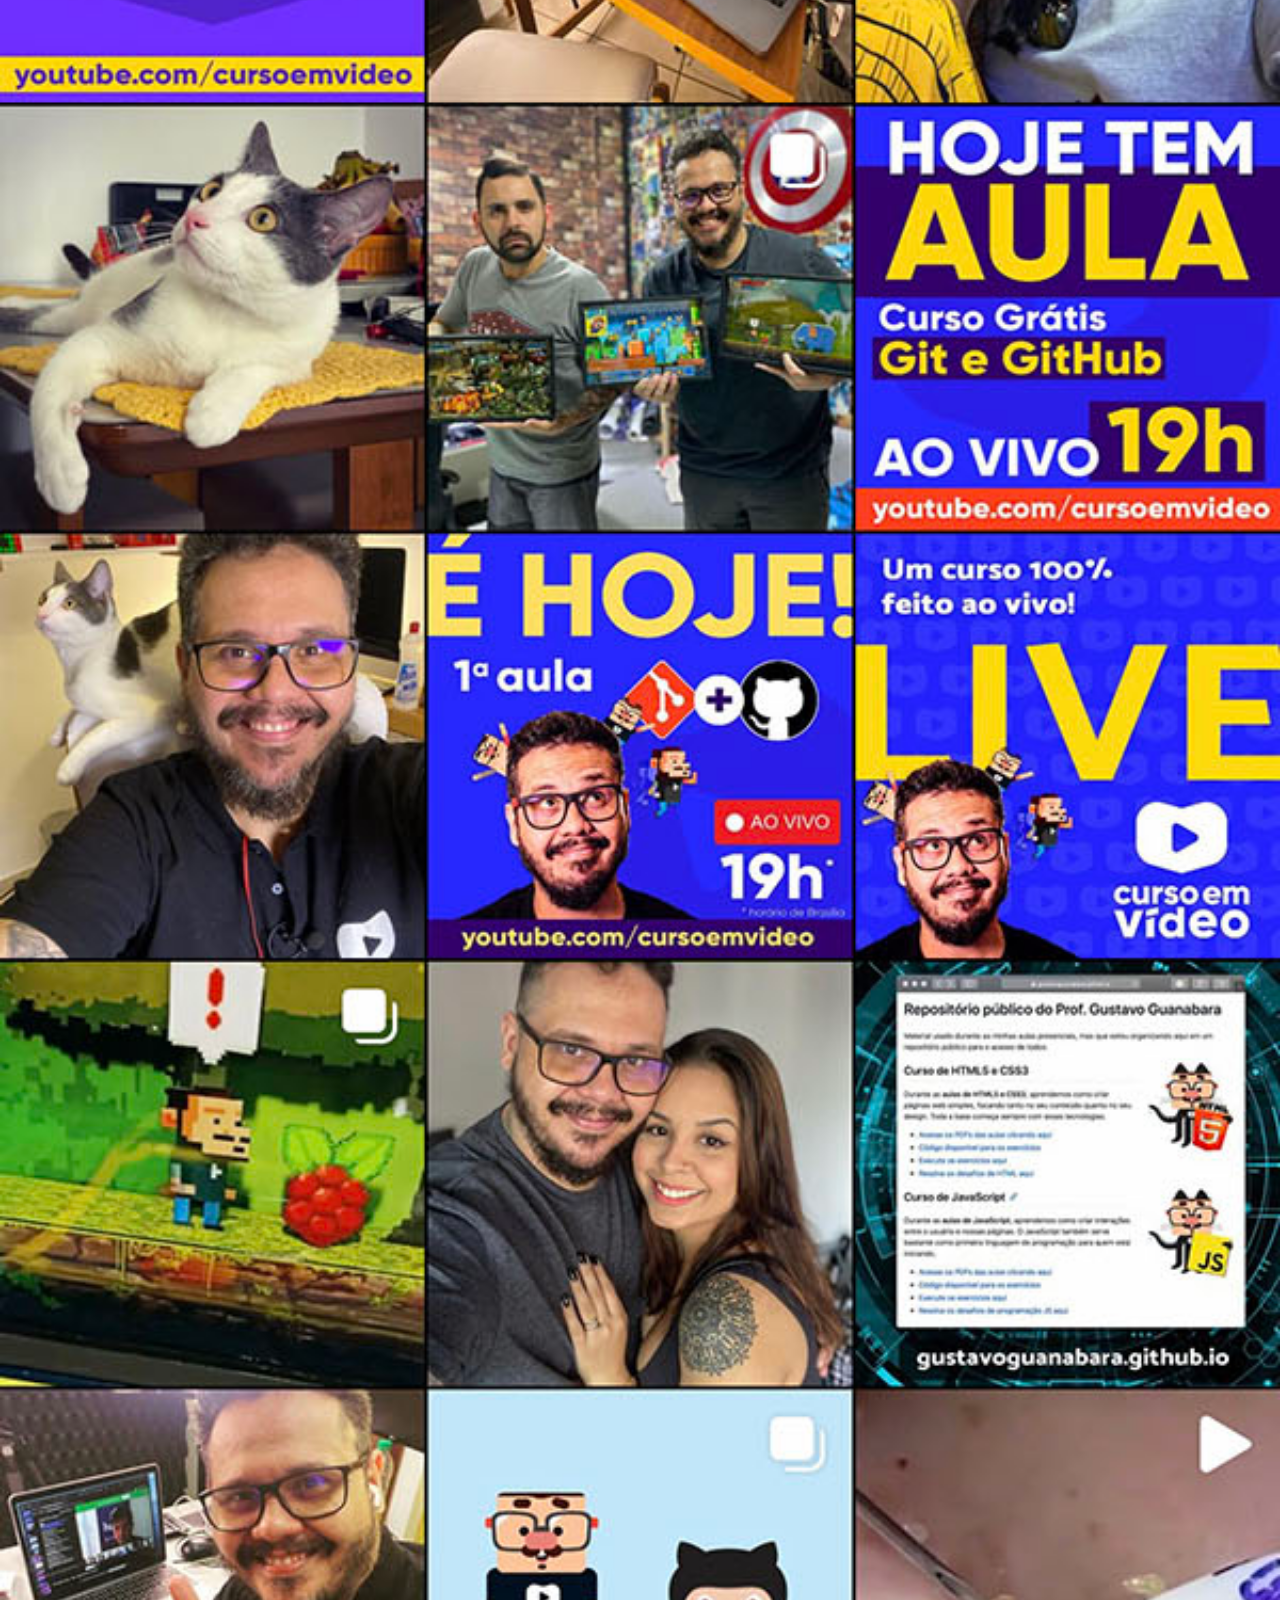
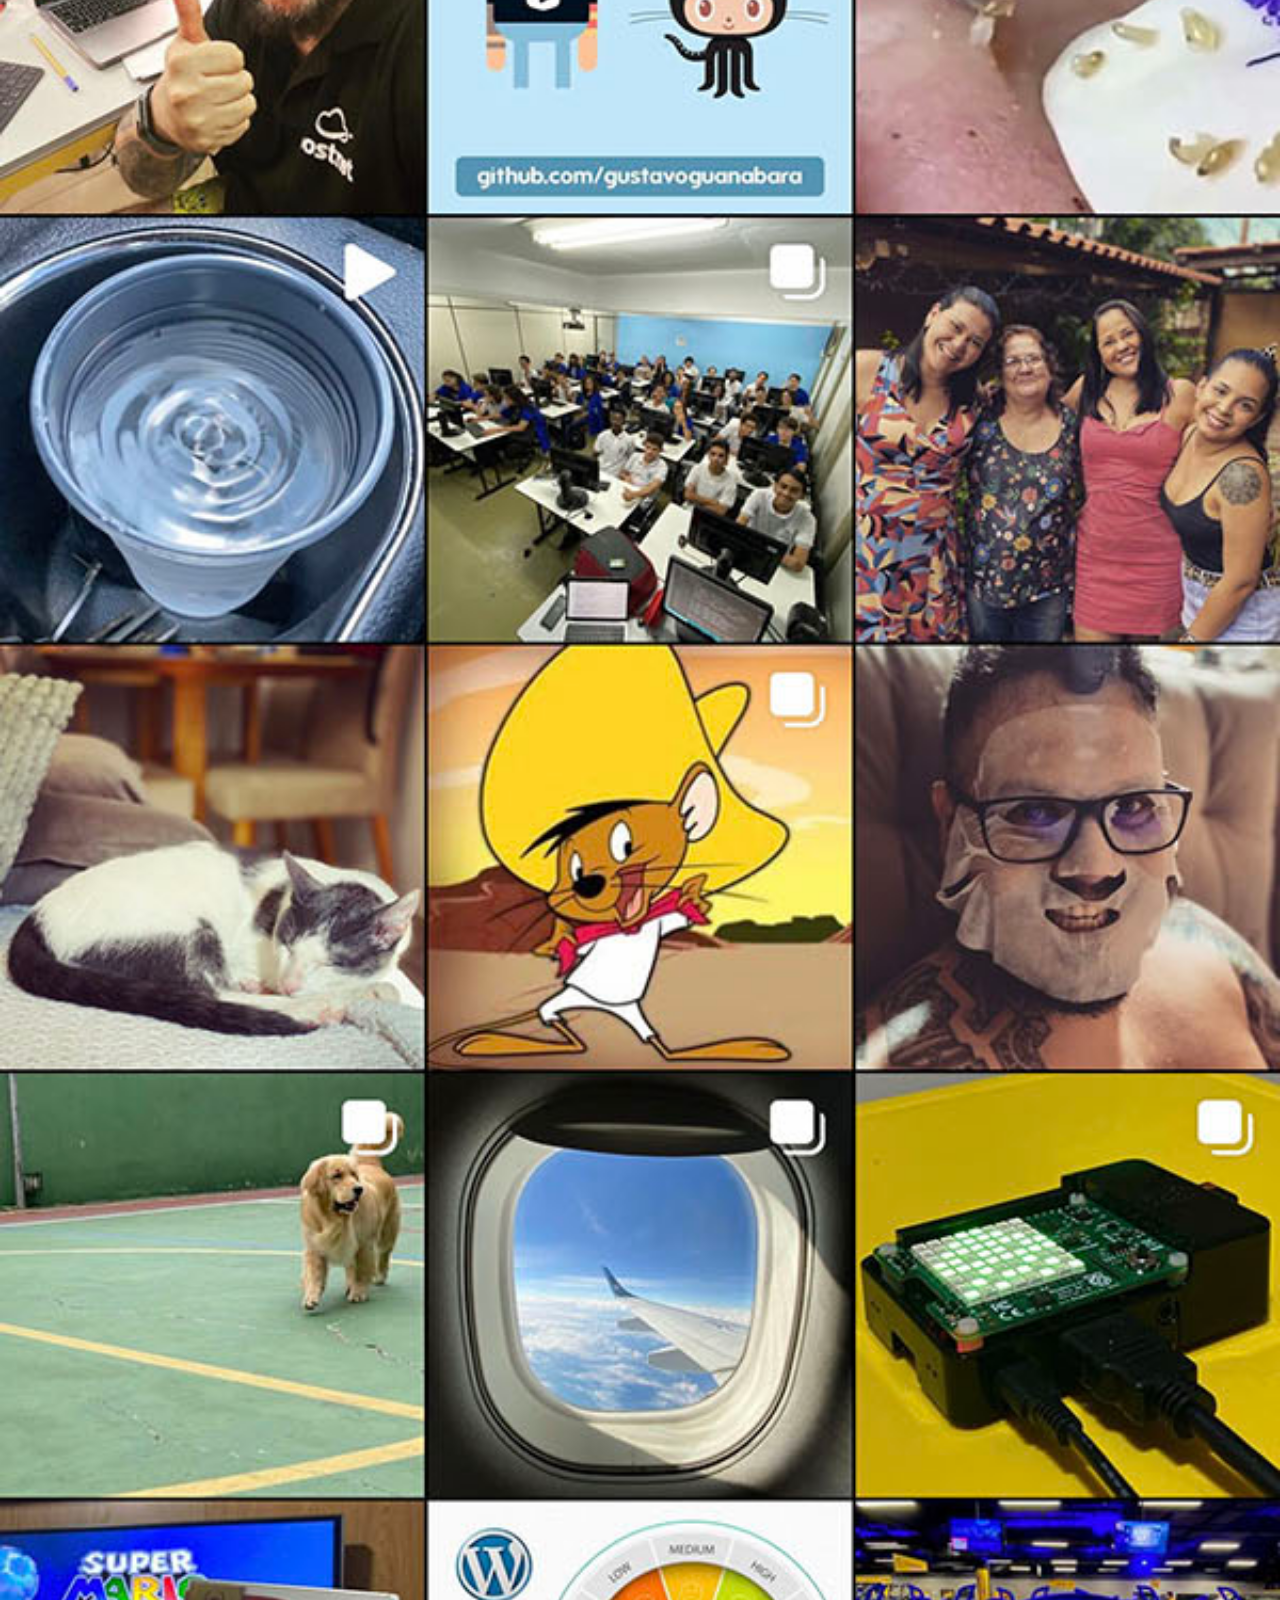
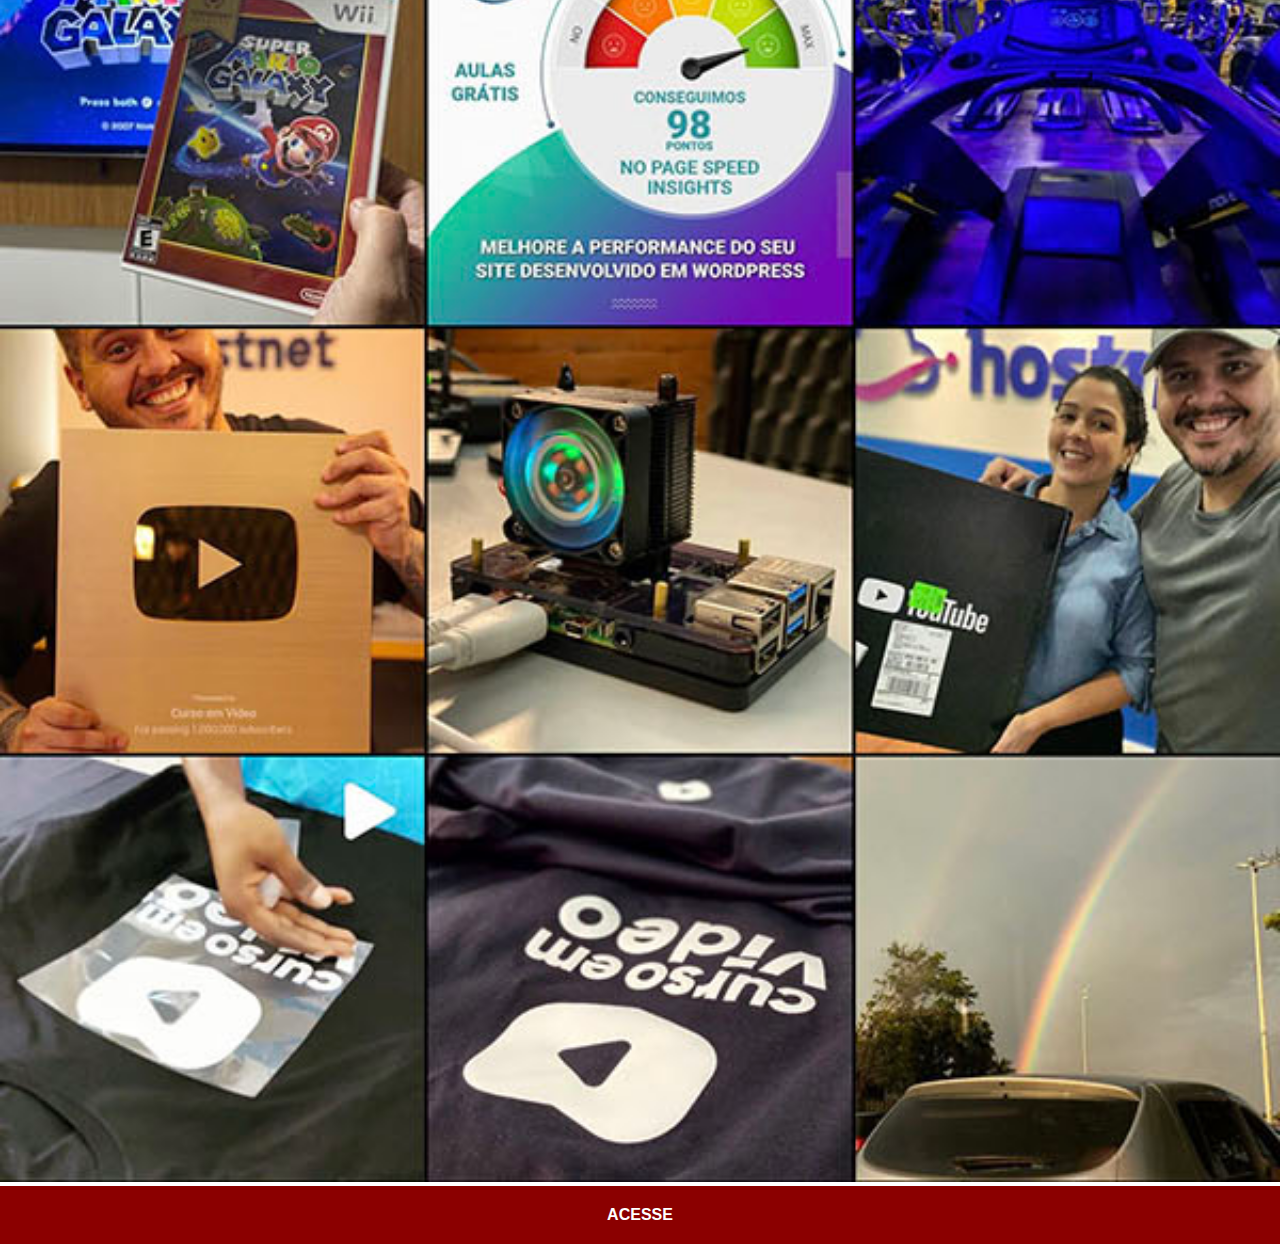
<file: instagram.html>
<!DOCTYPE html>
<html lang="pt-br">

<head>
  <meta charset="UTF-8">
  <meta name="viewport" content="width=device-width, initial-scale=1.0">
  <title>Instagram</title>
  <link rel="stylesheet" href="estilos/social.css">
</head>

<body>
  <img src="imagens/tela-instagram.jpg" alt="Instagram">
  <a
    href="https://www.instagram.com/gustavoguanabara?utm_source=ig_web_button_share_sheet&igsh=ZDNlZDc0MzIxNw==">ACESSE</a>

</body>

</html>
</file>
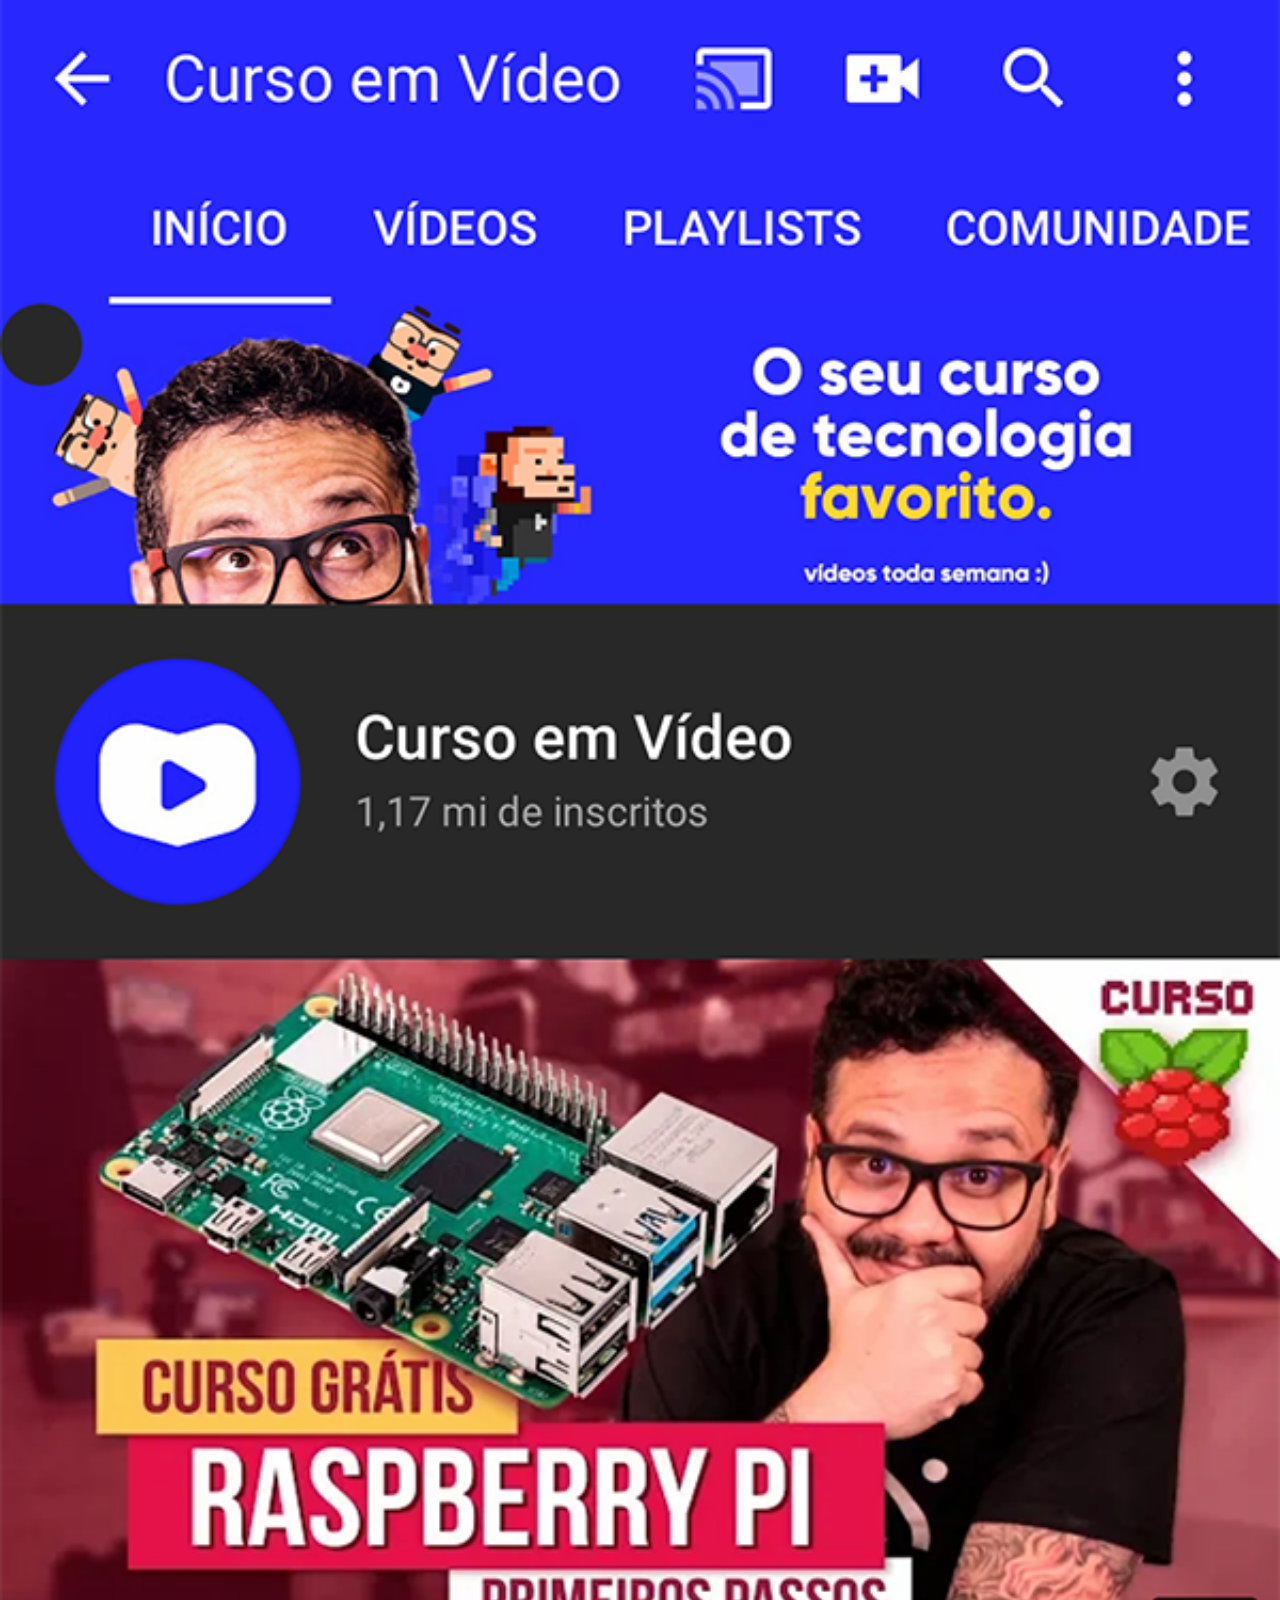
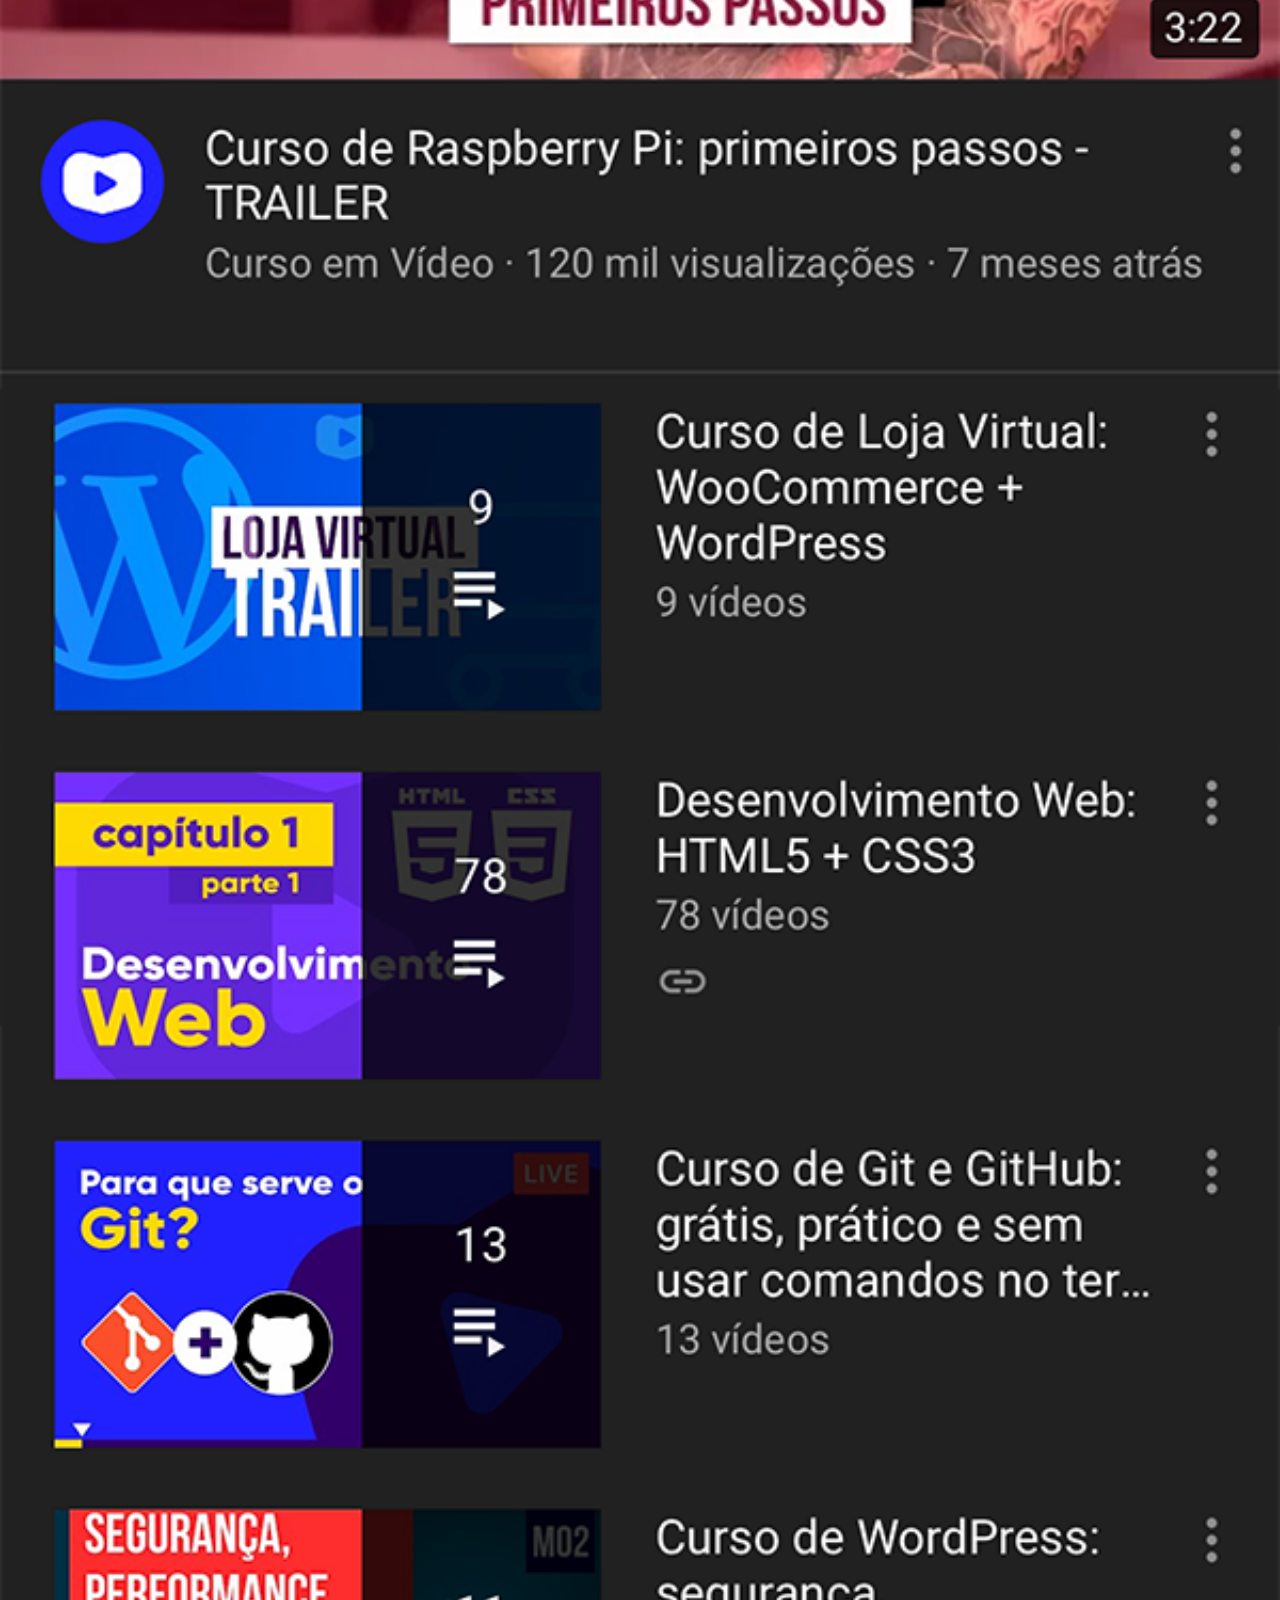
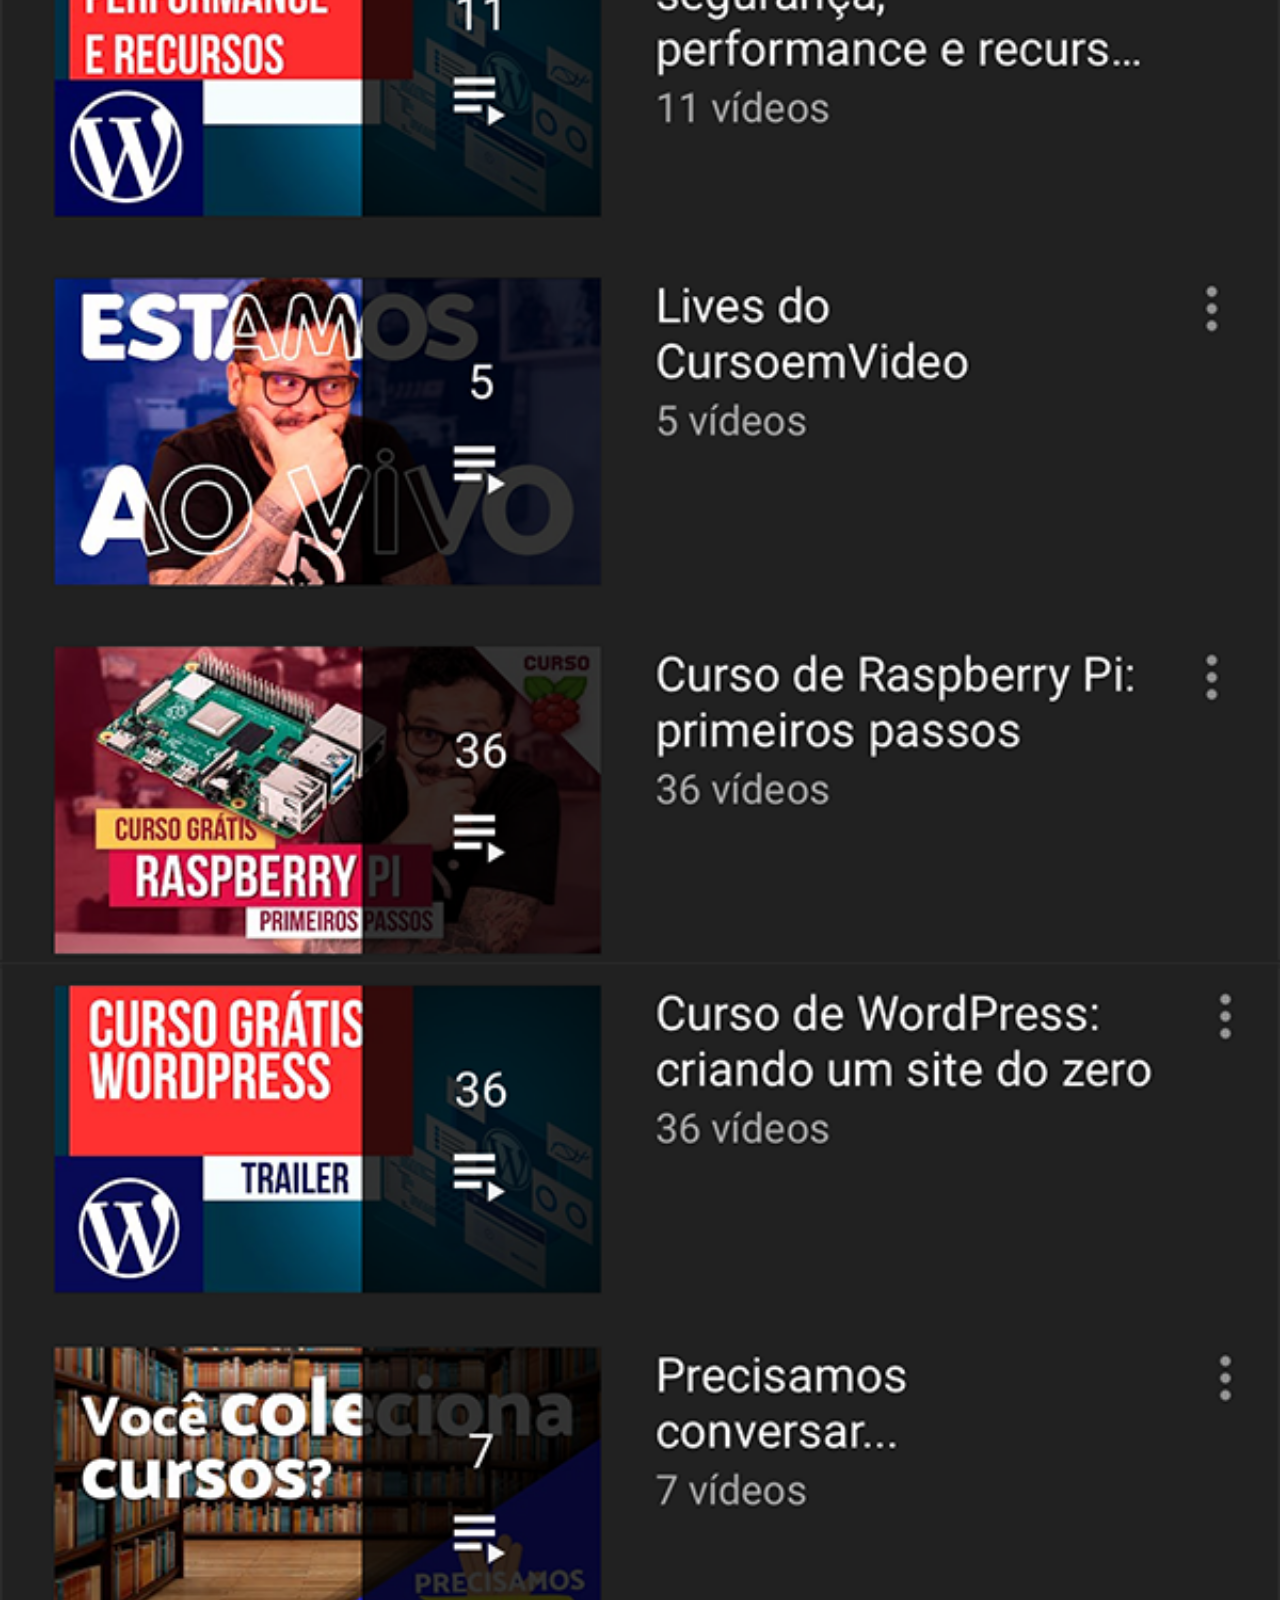
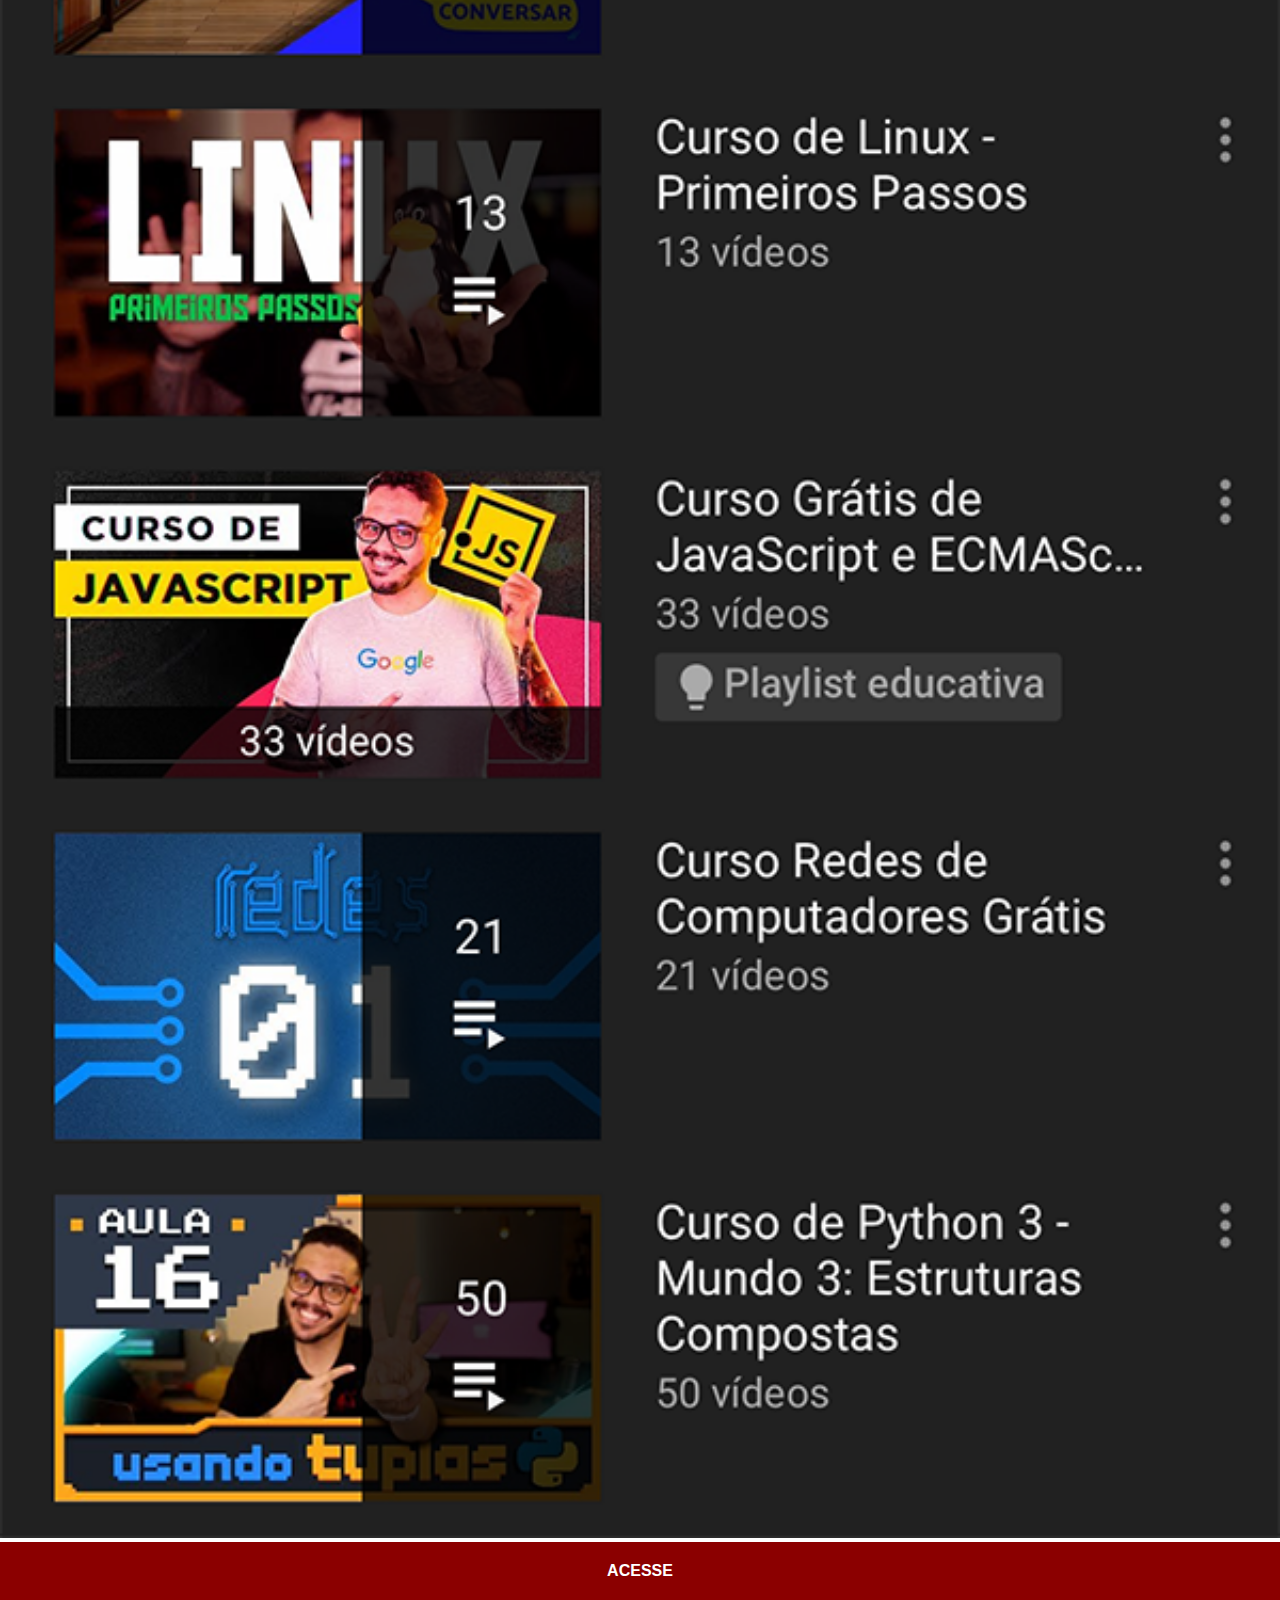
<file: youtube.html>
<!DOCTYPE html>
<html lang="pt-br">

<head>
  <meta charset="UTF-8">
  <meta name="viewport" content="width=device-width, initial-scale=1.0">
  <title>youtube</title>
  <link rel="stylesheet" href="estilos/social.css">
</head>

<body>
  <img src="imagens/tela-youtube.png" alt="youtube">
  <a href="https://www.youtube.com/c/CursoemVídeo/playlists" target="_blank">ACESSE</a>

</body>

</html>
</file>
<file: estilos/style.css>
@charset "UTF-8";

* {
  margin: 0px;
  padding: 0px;
  font-family: Arial, Helvetica, sans-serif;
}

html,
body {
  height: 100vh;
  width: 100vw;
  background: url(../imagens/fundo-madeira.jpg) no-repeat top center;
  background-size: cover;
  background-attachment: fixed;

}

main {
  height: 100vh;
  position: relative;

}

section#telefone {
  height: 627px;
  width: 311px;
  position: absolute;
  top: 50%;
  left: 50%;
  transform: translate(-50%, -50%);
  background: url(../imagens/frame-iphone.png) no-repeat;
}

section#redes-sociais img {
  width: 50px;
  margin: 10px;
  border-radius: 50%;
  box-shadow: 2px 2px 5px rgba(0, 0, 0, 0.397);
  box-sizing: border-box;

}

section#redes-sociais {
  text-align: right;
}

section#redes-sociais img:hover {
  border: solid rgba(245, 245, 245, 0.603);
  transform: translate(-4px, -4px);
  box-shadow: 5px 5px 10px rgba(0, 0, 0, 0.521);
  transition: transform 0.3s, border 1s;
}

iframe#tela {
  position: relative;
  top: 80px;
  left: 22px;
  width: 267px;
  height: 471px;
}
</file>
<file: estilos/social.css>
@charset "UTF-8";

* {
  margin: 0px;
  padding: 0px;
  font-family: Arial, Helvetica, sans-serif;
}

::-webkit-scrollbar {
  width: 0px;
  height: 0px;
}

img {
  width: 100vw;

}

a {
  display: block;
  background-color: darkred;
  padding: 20px;
  color: white;
  text-align: center;
  font-weight: bold;
  text-decoration: none;
}

a:hover {
  background-color: red;
  font-weight: bolder;
}
</file>
